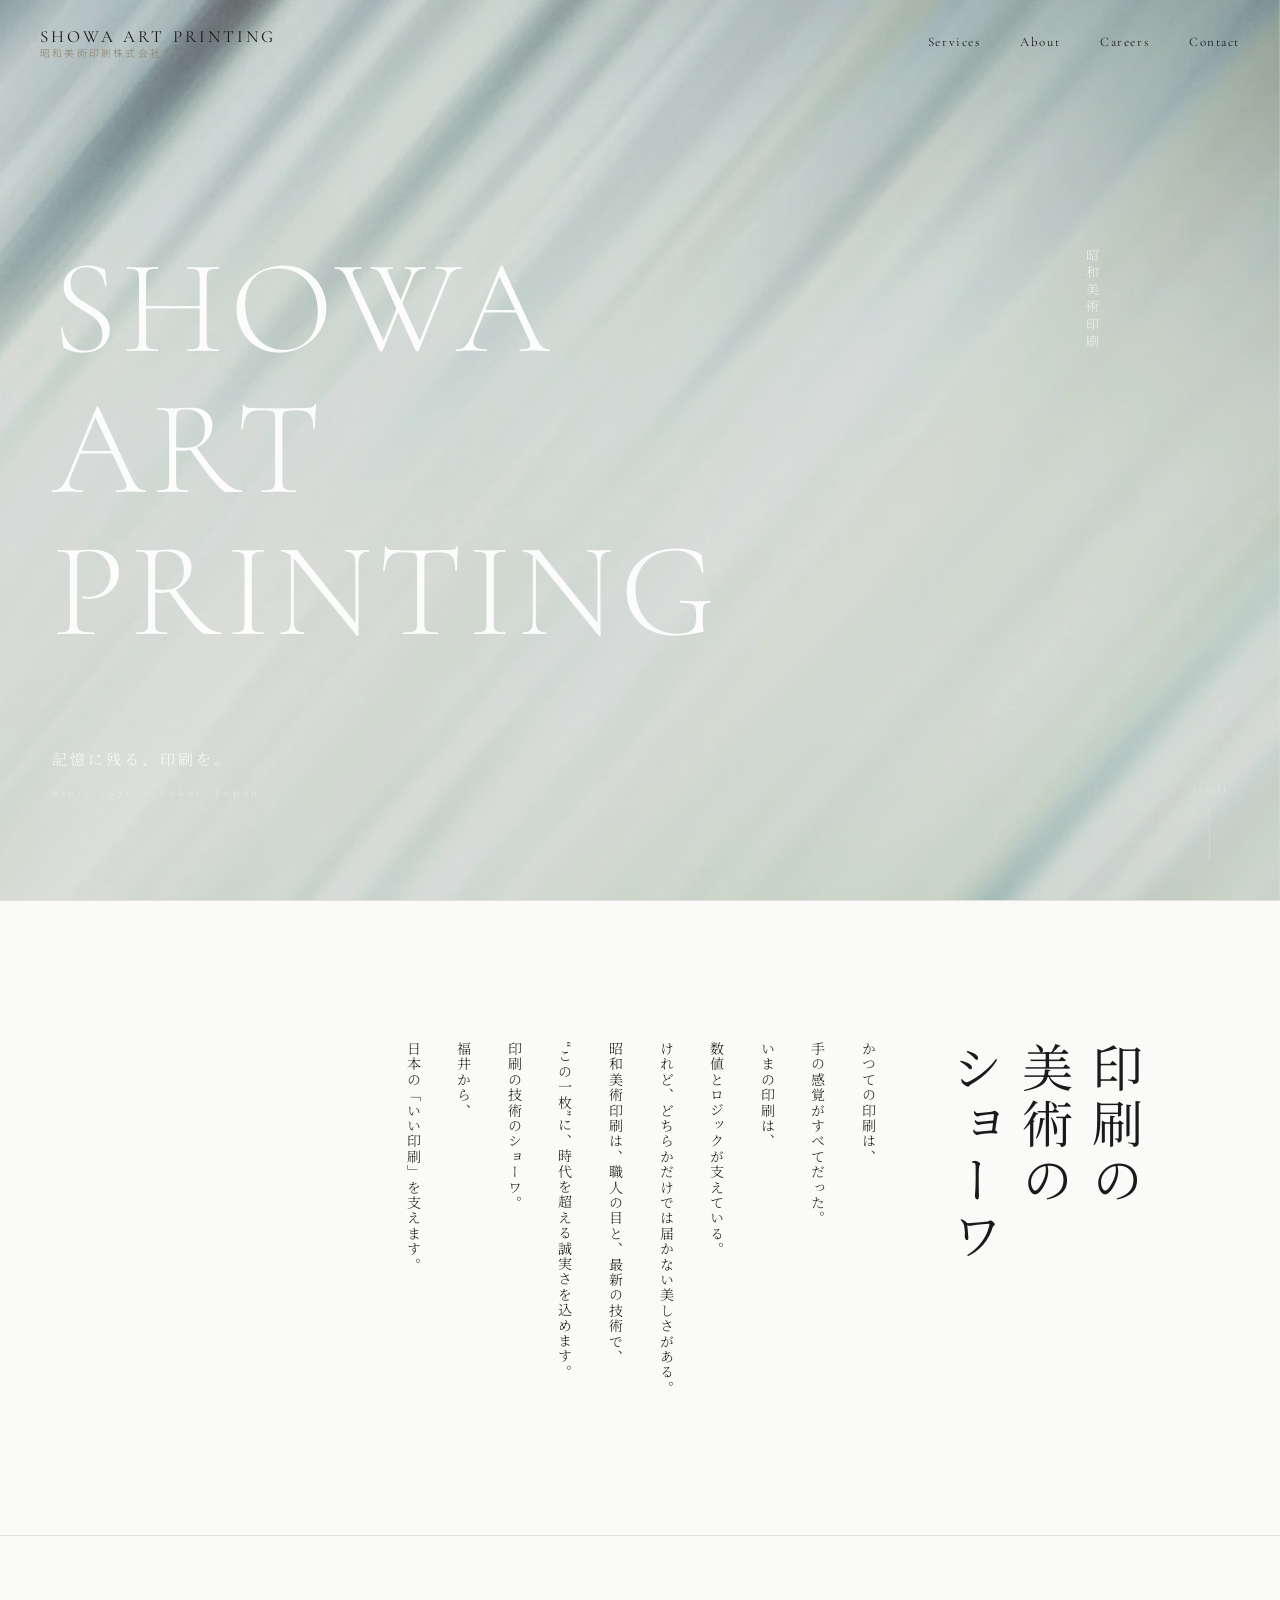
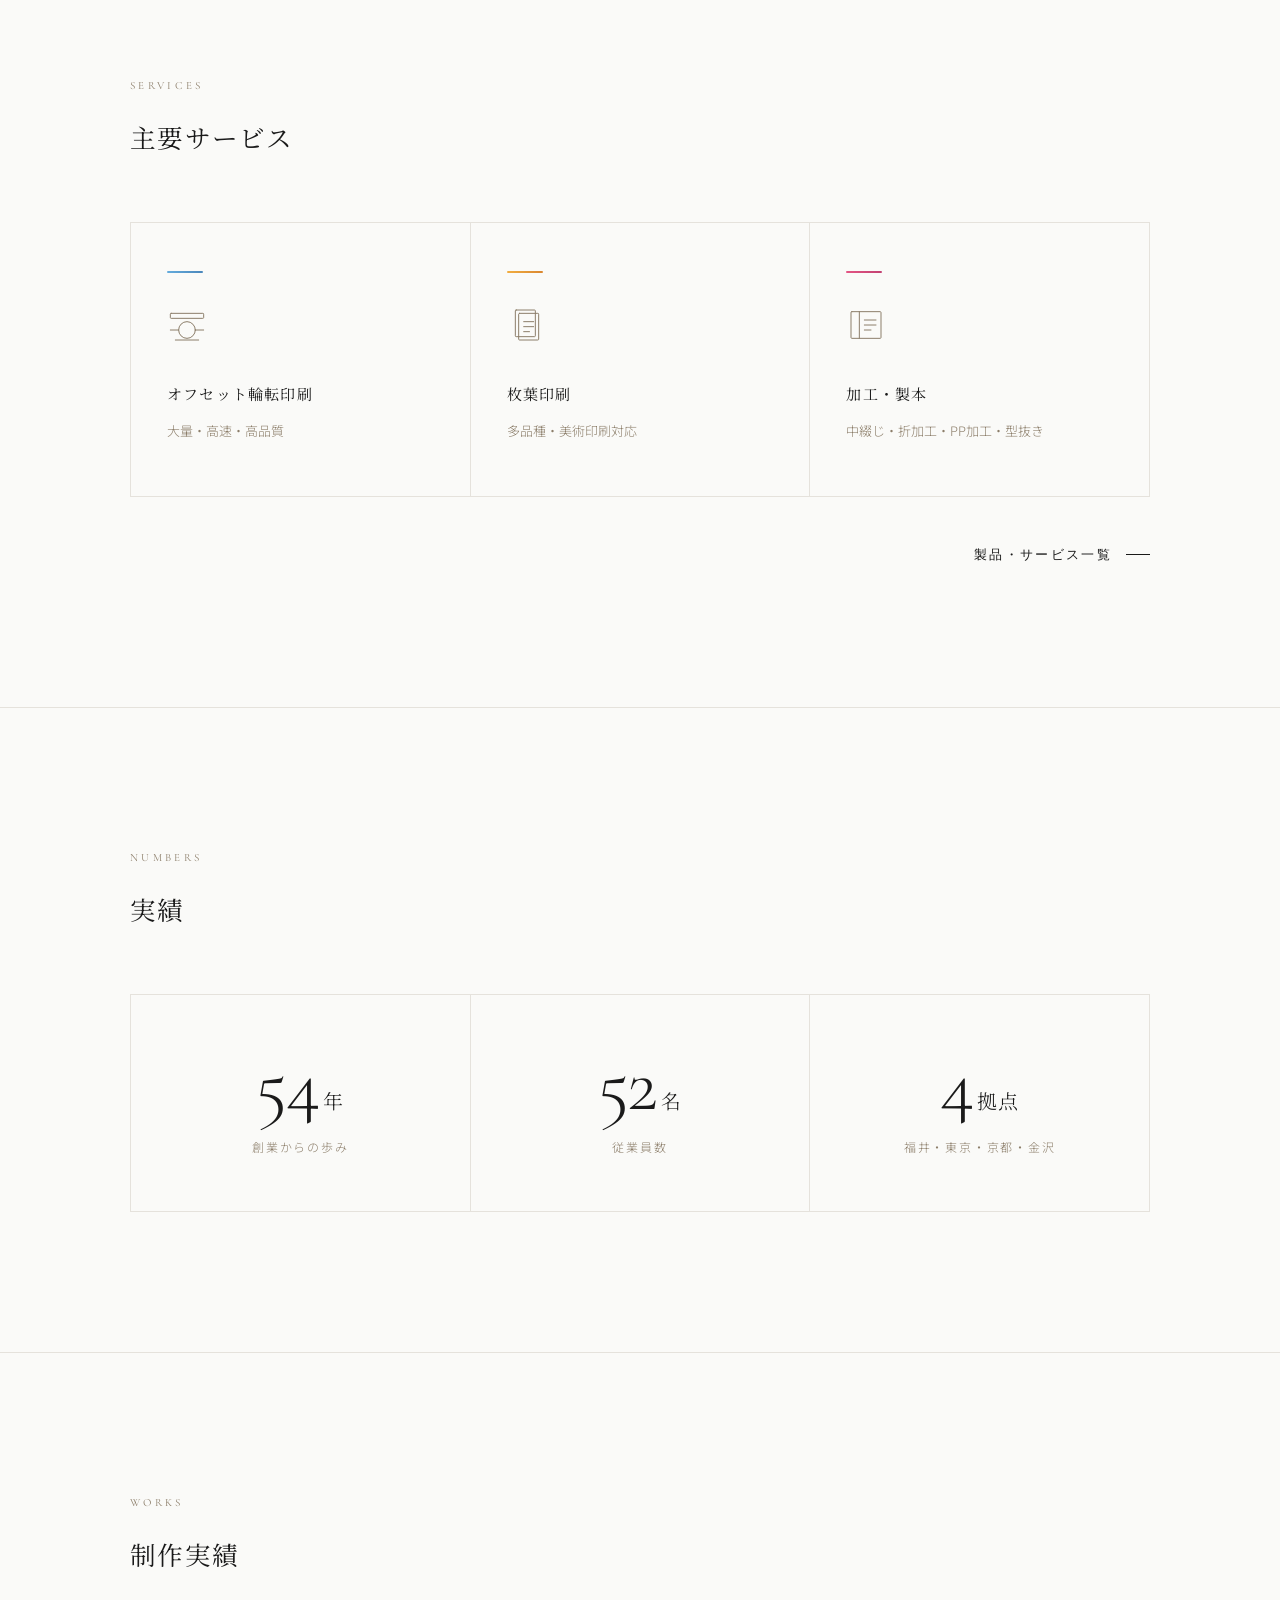
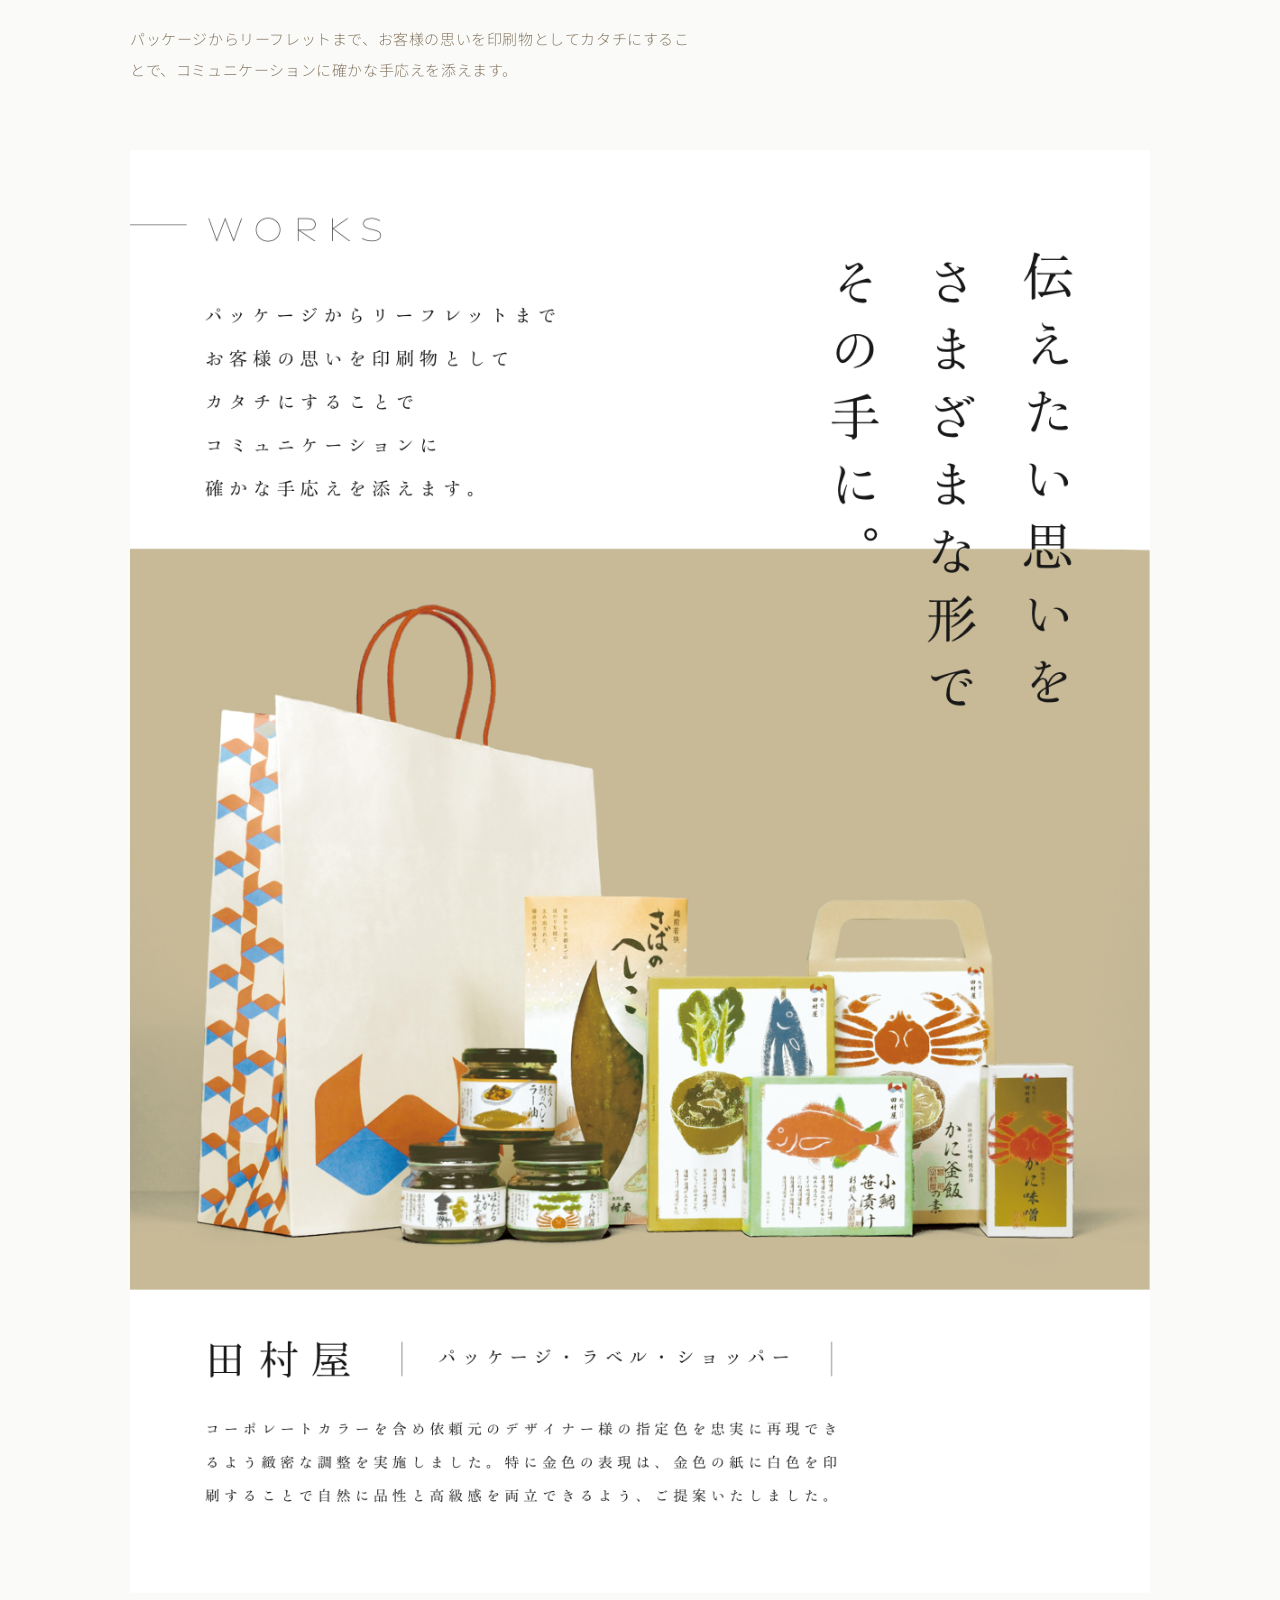
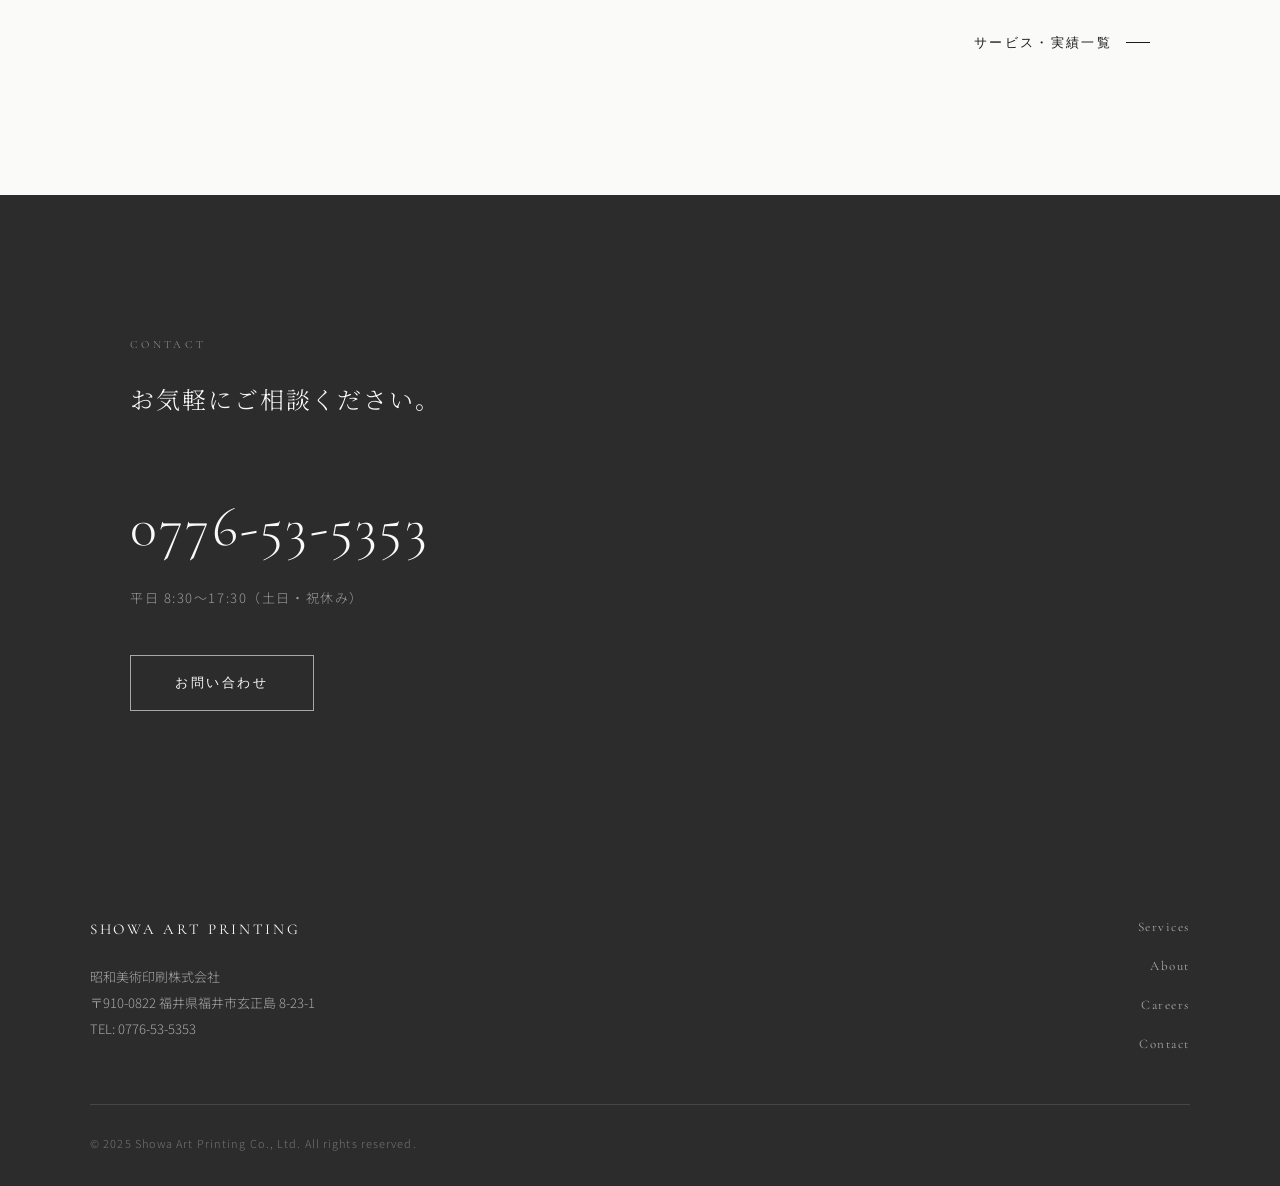
<file: index.html>
<!DOCTYPE html>
<html lang="ja">
<head>
  <meta charset="UTF-8">
  <meta name="viewport" content="width=device-width, initial-scale=1.0">
  <title>昭和美術印刷株式会社 — 記憶に残る、印刷を。</title>
  <meta name="description" content="創業1971年。福井発の総合印刷会社、昭和美術印刷株式会社。オフセット輪転・枚葉・オンデマンド印刷から製本・加工まで、紙が持つ力で想いを伝えます。">
  <meta property="og:type" content="website">
  <meta property="og:title" content="昭和美術印刷株式会社 — 記憶に残る、印刷を。">
  <meta property="og:description" content="創業1971年。福井発の総合印刷会社。紙が持つ力で、お客様の想いを形にします。">
  <meta property="og:url" content="https://www.showa-art.co.jp/">
  <link rel="preconnect" href="https://fonts.googleapis.com">
  <link rel="preconnect" href="https://fonts.gstatic.com" crossorigin>
  <link href="https://fonts.googleapis.com/css2?family=Cormorant+Garamond:ital,wght@0,300;0,400;1,300&family=Noto+Sans+JP:wght@300;400&family=Noto+Serif+JP:wght@300;400&display=swap" rel="stylesheet">
  <link rel="stylesheet" href="style.css">
  <script type="application/ld+json">
  {
    "@context": "https://schema.org",
    "@type": "Organization",
    "name": "昭和美術印刷株式会社",
    "url": "https://www.showa-art.co.jp/",
    "telephone": "0776-53-5353",
    "foundingDate": "1971",
    "address": {
      "@type": "PostalAddress",
      "addressCountry": "JP",
      "addressRegion": "福井県",
      "addressLocality": "福井市"
    }
  }
  </script>
</head>
<body>

  <!-- Header -->
  <header class="header" id="header">
    <a href="index.html" class="logo">
      <span class="logo-en">SHOWA ART PRINTING</span>
      <span class="logo-jp">昭和美術印刷株式会社</span>
    </a>
    <nav class="nav">
      <a href="services.html">Services</a>
      <a href="company.html">About</a>
      <a href="careers.html">Careers</a>
      <a href="contact.html">Contact</a>
    </nav>
    <button class="hamburger" id="hamburger" aria-label="メニューを開く">
      <span></span>
      <span></span>
      <span></span>
    </button>
  </header>

  <!-- Mobile Nav -->
  <nav class="mobile-nav" id="mobileNav" aria-label="モバイルナビゲーション">
    <a href="services.html">Services</a>
    <a href="company.html">About</a>
    <a href="careers.html">Careers</a>
    <a href="contact.html">Contact</a>
  </nav>

  <main>

    <!-- Hero -->
    <section class="hero">
      <div class="hero-bg"></div>
      <div class="hero-content">
        <div class="hero-title">
          <span class="hero-title-line">SHOWA</span>
          <span class="hero-title-line">ART</span>
          <span class="hero-title-line">PRINTING</span>
        </div>
        <div class="hero-side">
          <span class="hero-jp-vertical">昭和美術印刷</span>
        </div>
      </div>
      <div class="hero-meta">
        <p class="hero-catch">記憶に残る、印刷を。</p>
        <p class="hero-since">Since 1971 &mdash; Fukui, Japan</p>
      </div>
      <div class="hero-scroll">
        <span class="hero-scroll-label">Scroll</span>
        <div class="hero-scroll-line"></div>
      </div>
    </section>

    <!-- Philosophy -->
    <section class="philosophy">
      <div class="container">
        <div class="philosophy-layout">

          <!-- Body text: each span = one vertical column, reading right→left -->
          <div class="philosophy-body-wrap fade-in">
            <span class="philo-col">かつての印刷は、</span>
            <span class="philo-col">手の感覚がすべてだった。</span>
            <span class="philo-col">いまの印刷は、</span>
            <span class="philo-col">数値とロジックが支えている。</span>
            <span class="philo-col">けれど、どちらかだけでは届かない美しさがある。</span>
            <span class="philo-col">昭和美術印刷は、職人の目と、最新の技術で、</span>
            <span class="philo-col">&ldquo;この一枚&rdquo;に、時代を超える誠実さを込めます。</span>
            <span class="philo-col">印刷の技術のショーワ。</span>
            <span class="philo-col">福井から、</span>
            <span class="philo-col">日本の「いい印刷」を支えます。</span>
          </div>

          <!-- Large display title: 3 columns reading right→left -->
          <div class="philosophy-title-wrap fade-in delay-1">
            <span class="philosophy-title-col">印刷の</span>
            <span class="philosophy-title-col">美術の</span>
            <span class="philosophy-title-col">ショーワ</span>
          </div>

        </div>
      </div>
    </section>

    <!-- Services -->
    <section class="services-top section">
      <div class="container">
        <span class="section-label fade-in">Services</span>
        <h2 class="section-title fade-in delay-1">主要サービス</h2>

        <div class="services-grid">
          <!-- Card 1 -->
          <div class="service-card fade-in">
            <div class="service-card-accent" style="background: linear-gradient(90deg, #4A9ED8, #2B72B0)"></div>
            <svg class="service-icon" viewBox="0 0 48 48" fill="none" stroke="currentColor" stroke-width="1.2" stroke-linecap="round" stroke-linejoin="round" aria-hidden="true">
              <circle cx="24" cy="30" r="10"/>
              <line x1="4" y1="30" x2="14" y2="30"/>
              <line x1="34" y1="30" x2="44" y2="30"/>
              <rect x="4" y="10" width="40" height="6" rx="1"/>
              <line x1="10" y1="42" x2="38" y2="42"/>
            </svg>
            <h3 class="service-card-title">オフセット輪転印刷</h3>
            <p class="service-card-desc">大量・高速・高品質</p>
          </div>
          <!-- Card 2 -->
          <div class="service-card fade-in delay-1">
            <div class="service-card-accent" style="background: linear-gradient(90deg, #F0A020, #D4720C)"></div>
            <svg class="service-icon" viewBox="0 0 48 48" fill="none" stroke="currentColor" stroke-width="1.2" stroke-linecap="round" stroke-linejoin="round" aria-hidden="true">
              <rect x="10" y="6" width="24" height="32" rx="1"/>
              <rect x="14" y="10" width="24" height="32" rx="1"/>
              <line x1="20" y1="20" x2="32" y2="20"/>
              <line x1="20" y1="26" x2="32" y2="26"/>
              <line x1="20" y1="32" x2="27" y2="32"/>
            </svg>
            <h3 class="service-card-title">枚葉印刷</h3>
            <p class="service-card-desc">多品種・美術印刷対応</p>
          </div>
          <!-- Card 3 -->
          <div class="service-card fade-in delay-2">
            <div class="service-card-accent" style="background: linear-gradient(90deg, #E03870, #B8205A)"></div>
            <svg class="service-icon" viewBox="0 0 48 48" fill="none" stroke="currentColor" stroke-width="1.2" stroke-linecap="round" stroke-linejoin="round" aria-hidden="true">
              <rect x="6" y="8" width="36" height="32" rx="1"/>
              <line x1="16" y1="8" x2="16" y2="40"/>
              <line x1="22" y1="18" x2="36" y2="18"/>
              <line x1="22" y1="24" x2="36" y2="24"/>
              <line x1="22" y1="30" x2="30" y2="30"/>
            </svg>
            <h3 class="service-card-title">加工・製本</h3>
            <p class="service-card-desc">中綴じ・折加工・PP加工・型抜き</p>
          </div>
        </div>

        <div class="services-link fade-in">
          <a href="services.html" class="link-arrow">
            製品・サービス一覧
            <svg viewBox="0 0 32 1" aria-hidden="true"></svg>
          </a>
        </div>
      </div>
    </section>

    <!-- Numbers -->
    <section class="numbers section">
      <div class="container">
        <span class="section-label fade-in">Numbers</span>
        <h2 class="section-title fade-in delay-1">実績</h2>

        <div class="numbers-grid">
          <div class="number-item fade-in">
            <div class="number-value">54<span class="number-unit">年</span></div>
            <p class="number-label">創業からの歩み</p>
          </div>
          <div class="number-item fade-in delay-1">
            <div class="number-value">52<span class="number-unit">名</span></div>
            <p class="number-label">従業員数</p>
          </div>
          <div class="number-item fade-in delay-2">
            <div class="number-value">4<span class="number-unit">拠点</span></div>
            <p class="number-label">福井・東京・京都・金沢</p>
          </div>
        </div>
      </div>
    </section>

    <!-- Works -->
    <section class="works section">
      <div class="container">
        <span class="section-label fade-in">Works</span>
        <h2 class="section-title fade-in delay-1">制作実績</h2>
        <p class="body-text fade-in delay-2" style="max-width:560px;">パッケージからリーフレットまで、お客様の思いを印刷物としてカタチにすることで、コミュニケーションに確かな手応えを添えます。</p>
        <div class="feature-image-wrap fade-in delay-2">
          <img src="assets/page11.png" alt="制作実績 — 田村屋パッケージ・ラベルほか">
        </div>
        <div class="services-link fade-in" style="margin-top:32px;">
          <a href="services.html" class="link-arrow">
            サービス・実績一覧
            <svg viewBox="0 0 32 1" aria-hidden="true"></svg>
          </a>
        </div>
      </div>
    </section>

    <!-- CTA -->
    <section class="cta section">
      <div class="container">
        <span class="section-label fade-in">Contact</span>
        <p class="cta-title fade-in delay-1">お気軽にご相談ください。</p>
        <a href="tel:0776535353" class="cta-tel fade-in delay-2">0776-53-5353</a>
        <p class="cta-tel-note fade-in delay-2">平日 8:30〜17:30（土日・祝休み）</p>
        <div class="fade-in delay-3">
          <a href="contact.html" class="btn">お問い合わせ</a>
        </div>
      </div>
    </section>

  </main>

  <!-- Footer -->
  <footer class="footer">
    <div class="footer-inner">
      <div>
        <span class="footer-logo-en">SHOWA ART PRINTING</span>
        <p class="footer-address">
          昭和美術印刷株式会社<br>
          〒910-0822 福井県福井市玄正島 8-23-1<br>
          TEL: 0776-53-5353
        </p>
      </div>
      <nav class="footer-nav" aria-label="フッターナビゲーション">
        <a href="services.html">Services</a>
        <a href="company.html">About</a>
        <a href="careers.html">Careers</a>
        <a href="contact.html">Contact</a>
      </nav>
    </div>
    <p class="footer-copy">&copy; 2025 Showa Art Printing Co., Ltd. All rights reserved.</p>
  </footer>

  <script src="main.js"></script>
</body>
</html>
</file>
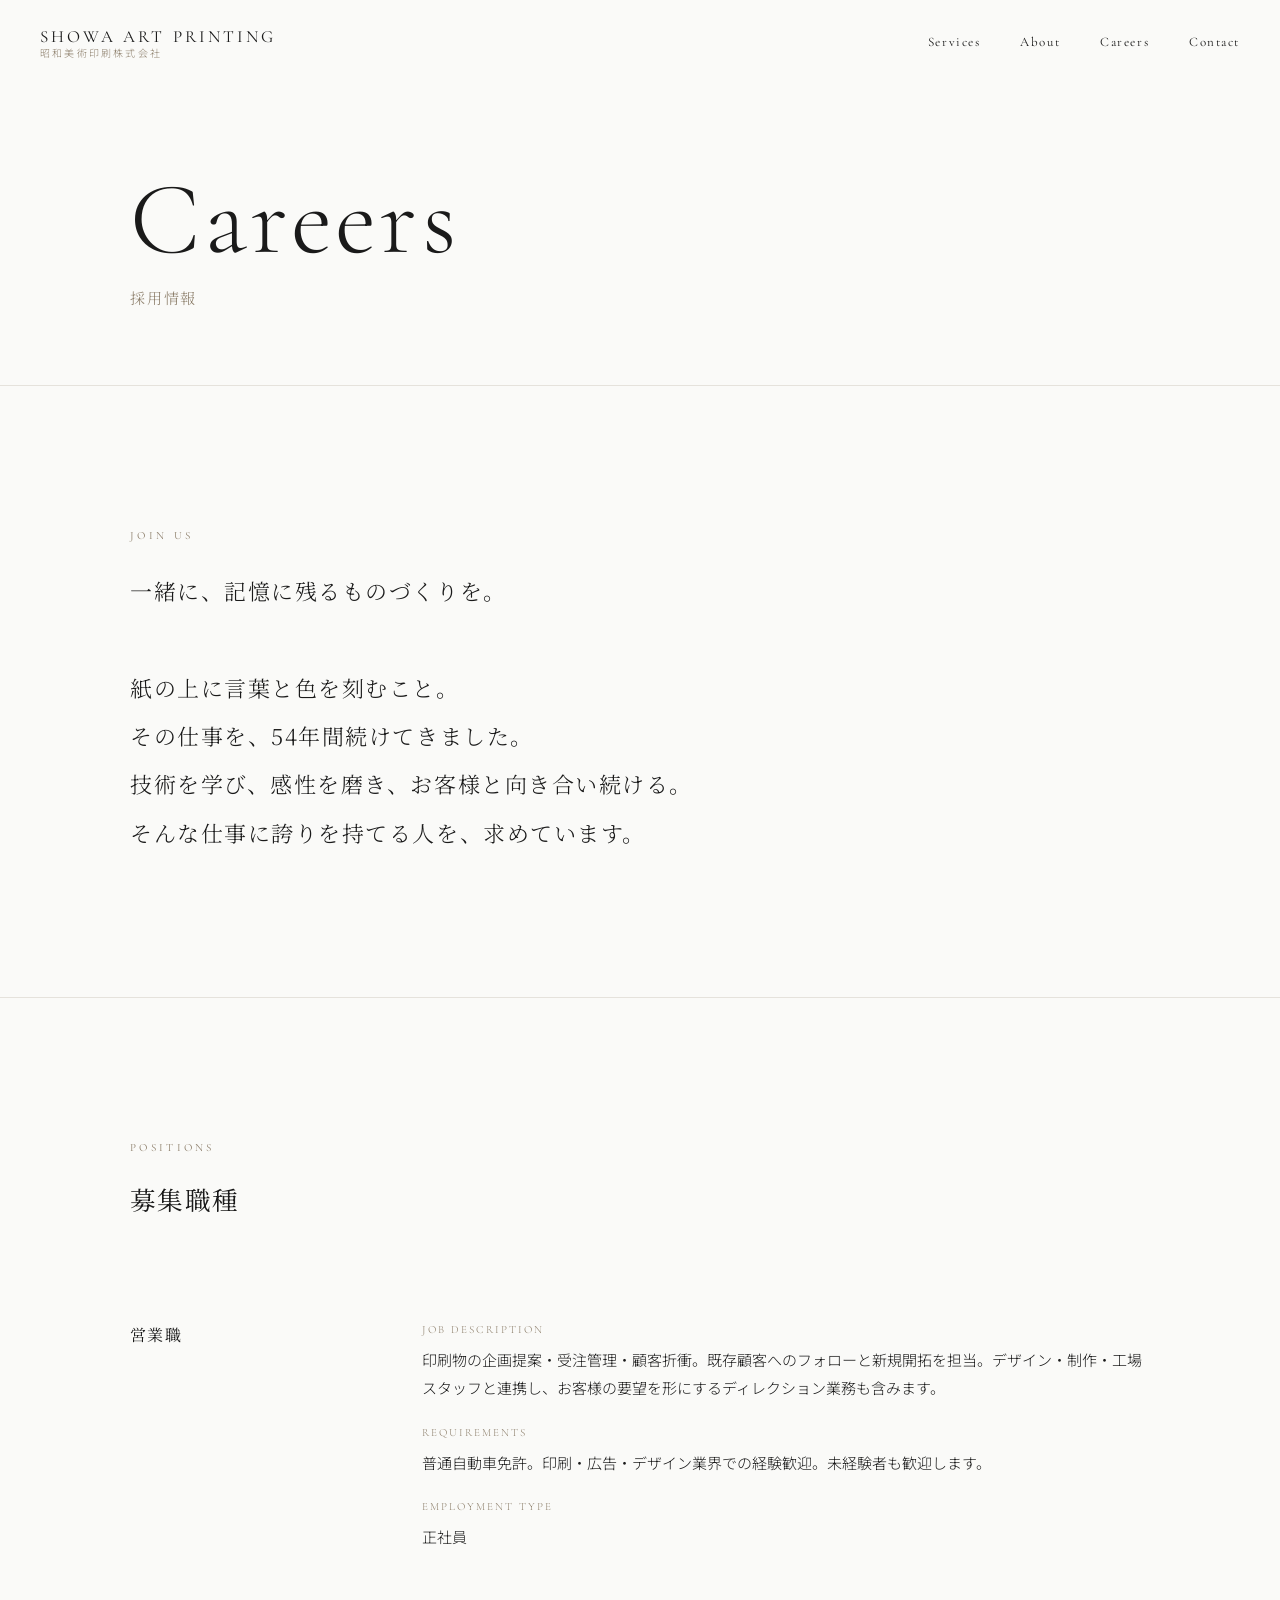
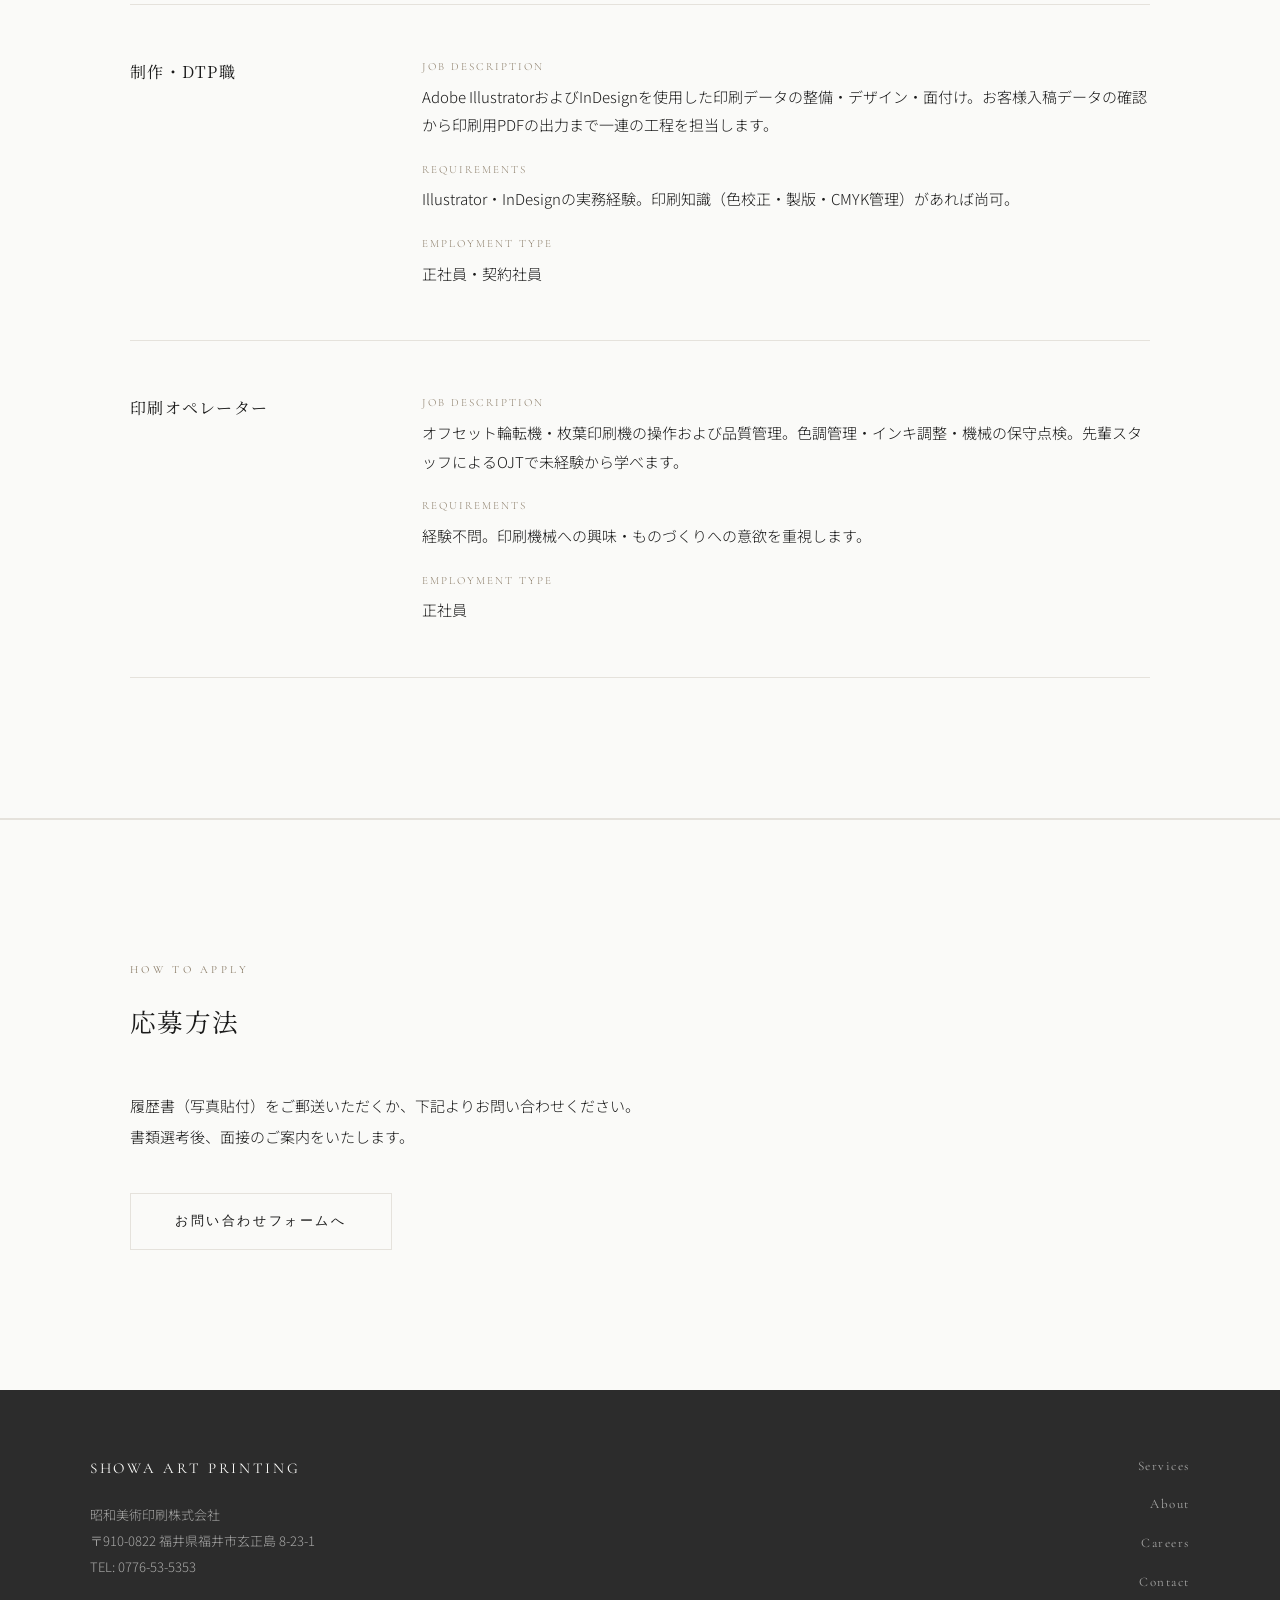
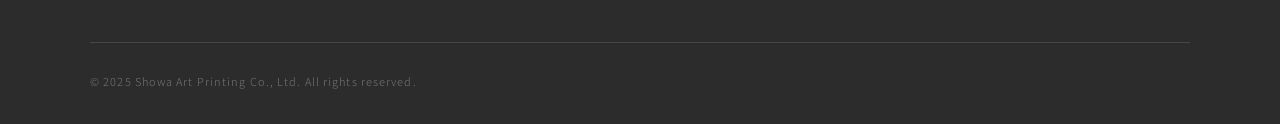
<file: careers.html>
<!DOCTYPE html>
<html lang="ja">
<head>
  <meta charset="UTF-8">
  <meta name="viewport" content="width=device-width, initial-scale=1.0">
  <title>採用情報 — 昭和美術印刷株式会社</title>
  <meta name="description" content="昭和美術印刷株式会社の採用情報。営業職・制作職・オペレーター職を募集しています。一緒に記憶に残るものづくりをしましょう。">
  <meta property="og:type" content="website">
  <meta property="og:title" content="採用情報 — 昭和美術印刷株式会社">
  <meta property="og:url" content="https://www.showa-art.co.jp/careers.html">
  <link rel="preconnect" href="https://fonts.googleapis.com">
  <link rel="preconnect" href="https://fonts.gstatic.com" crossorigin>
  <link href="https://fonts.googleapis.com/css2?family=Cormorant+Garamond:ital,wght@0,300;0,400;1,300&family=Noto+Sans+JP:wght@300;400&family=Noto+Serif+JP:wght@300;400&display=swap" rel="stylesheet">
  <link rel="stylesheet" href="style.css">
</head>
<body>

  <!-- Header -->
  <header class="header" id="header">
    <a href="index.html" class="logo">
      <span class="logo-en">SHOWA ART PRINTING</span>
      <span class="logo-jp">昭和美術印刷株式会社</span>
    </a>
    <nav class="nav">
      <a href="services.html">Services</a>
      <a href="company.html">About</a>
      <a href="careers.html">Careers</a>
      <a href="contact.html">Contact</a>
    </nav>
    <button class="hamburger" id="hamburger" aria-label="メニューを開く">
      <span></span>
      <span></span>
      <span></span>
    </button>
  </header>

  <nav class="mobile-nav" id="mobileNav" aria-label="モバイルナビゲーション">
    <a href="services.html">Services</a>
    <a href="company.html">About</a>
    <a href="careers.html">Careers</a>
    <a href="contact.html">Contact</a>
  </nav>

  <main>

    <!-- Page Hero -->
    <section class="page-hero">
      <div class="container">
        <h1 class="page-hero-en fade-in">Careers</h1>
        <p class="page-hero-jp fade-in delay-1">採用情報</p>
      </div>
    </section>

    <!-- Catch -->
    <section class="careers-catch section">
      <div class="container">
        <span class="section-label fade-in">Join Us</span>
        <p class="careers-catch-text fade-in delay-1">
          一緒に、記憶に残るものづくりを。<br>
          <br>
          紙の上に言葉と色を刻むこと。<br>
          その仕事を、54年間続けてきました。<br>
          技術を学び、感性を磨き、お客様と向き合い続ける。<br>
          そんな仕事に誇りを持てる人を、求めています。
        </p>
      </div>
    </section>

    <!-- Jobs -->
    <section class="jobs section">
      <div class="container">
        <span class="section-label fade-in">Positions</span>
        <h2 class="section-title fade-in delay-1">募集職種</h2>

        <div class="job-item fade-in">
          <h3 class="job-title">営業職</h3>
          <div>
            <div class="job-detail-row">
              <p class="job-detail-label">Job Description</p>
              <p class="job-detail-text">印刷物の企画提案・受注管理・顧客折衝。既存顧客へのフォローと新規開拓を担当。デザイン・制作・工場スタッフと連携し、お客様の要望を形にするディレクション業務も含みます。</p>
            </div>
            <div class="job-detail-row">
              <p class="job-detail-label">Requirements</p>
              <p class="job-detail-text">普通自動車免許。印刷・広告・デザイン業界での経験歓迎。未経験者も歓迎します。</p>
            </div>
            <div class="job-detail-row">
              <p class="job-detail-label">Employment Type</p>
              <p class="job-detail-text">正社員</p>
            </div>
          </div>
        </div>

        <div class="job-item fade-in">
          <h3 class="job-title">制作・DTP職</h3>
          <div>
            <div class="job-detail-row">
              <p class="job-detail-label">Job Description</p>
              <p class="job-detail-text">Adobe IllustratorおよびInDesignを使用した印刷データの整備・デザイン・面付け。お客様入稿データの確認から印刷用PDFの出力まで一連の工程を担当します。</p>
            </div>
            <div class="job-detail-row">
              <p class="job-detail-label">Requirements</p>
              <p class="job-detail-text">Illustrator・InDesignの実務経験。印刷知識（色校正・製版・CMYK管理）があれば尚可。</p>
            </div>
            <div class="job-detail-row">
              <p class="job-detail-label">Employment Type</p>
              <p class="job-detail-text">正社員・契約社員</p>
            </div>
          </div>
        </div>

        <div class="job-item fade-in">
          <h3 class="job-title">印刷オペレーター</h3>
          <div>
            <div class="job-detail-row">
              <p class="job-detail-label">Job Description</p>
              <p class="job-detail-text">オフセット輪転機・枚葉印刷機の操作および品質管理。色調管理・インキ調整・機械の保守点検。先輩スタッフによるOJTで未経験から学べます。</p>
            </div>
            <div class="job-detail-row">
              <p class="job-detail-label">Requirements</p>
              <p class="job-detail-text">経験不問。印刷機械への興味・ものづくりへの意欲を重視します。</p>
            </div>
            <div class="job-detail-row">
              <p class="job-detail-label">Employment Type</p>
              <p class="job-detail-text">正社員</p>
            </div>
          </div>
        </div>

      </div>
    </section>

    <!-- Apply -->
    <section class="careers-apply section" style="border-top: 1px solid var(--color-border);">
      <div class="container">
        <span class="section-label fade-in">How to Apply</span>
        <h2 class="section-title fade-in delay-1">応募方法</h2>
        <div class="fade-in delay-2">
          <p style="font-size: 0.9375rem; font-weight: 300; line-height: 2.1; max-width: 560px;">
            履歴書（写真貼付）をご郵送いただくか、下記よりお問い合わせください。<br>
            書類選考後、面接のご案内をいたします。
          </p>
          <div style="margin-top: 40px;">
            <a href="contact.html" class="btn btn-outline-dark">お問い合わせフォームへ</a>
          </div>
        </div>
      </div>
    </section>

  </main>

  <!-- Footer -->
  <footer class="footer">
    <div class="footer-inner">
      <div>
        <span class="footer-logo-en">SHOWA ART PRINTING</span>
        <p class="footer-address">
          昭和美術印刷株式会社<br>
          〒910-0822 福井県福井市玄正島 8-23-1<br>
          TEL: 0776-53-5353
        </p>
      </div>
      <nav class="footer-nav" aria-label="フッターナビゲーション">
        <a href="services.html">Services</a>
        <a href="company.html">About</a>
        <a href="careers.html">Careers</a>
        <a href="contact.html">Contact</a>
      </nav>
    </div>
    <p class="footer-copy">&copy; 2025 Showa Art Printing Co., Ltd. All rights reserved.</p>
  </footer>

  <script src="main.js"></script>
</body>
</html>
</file>
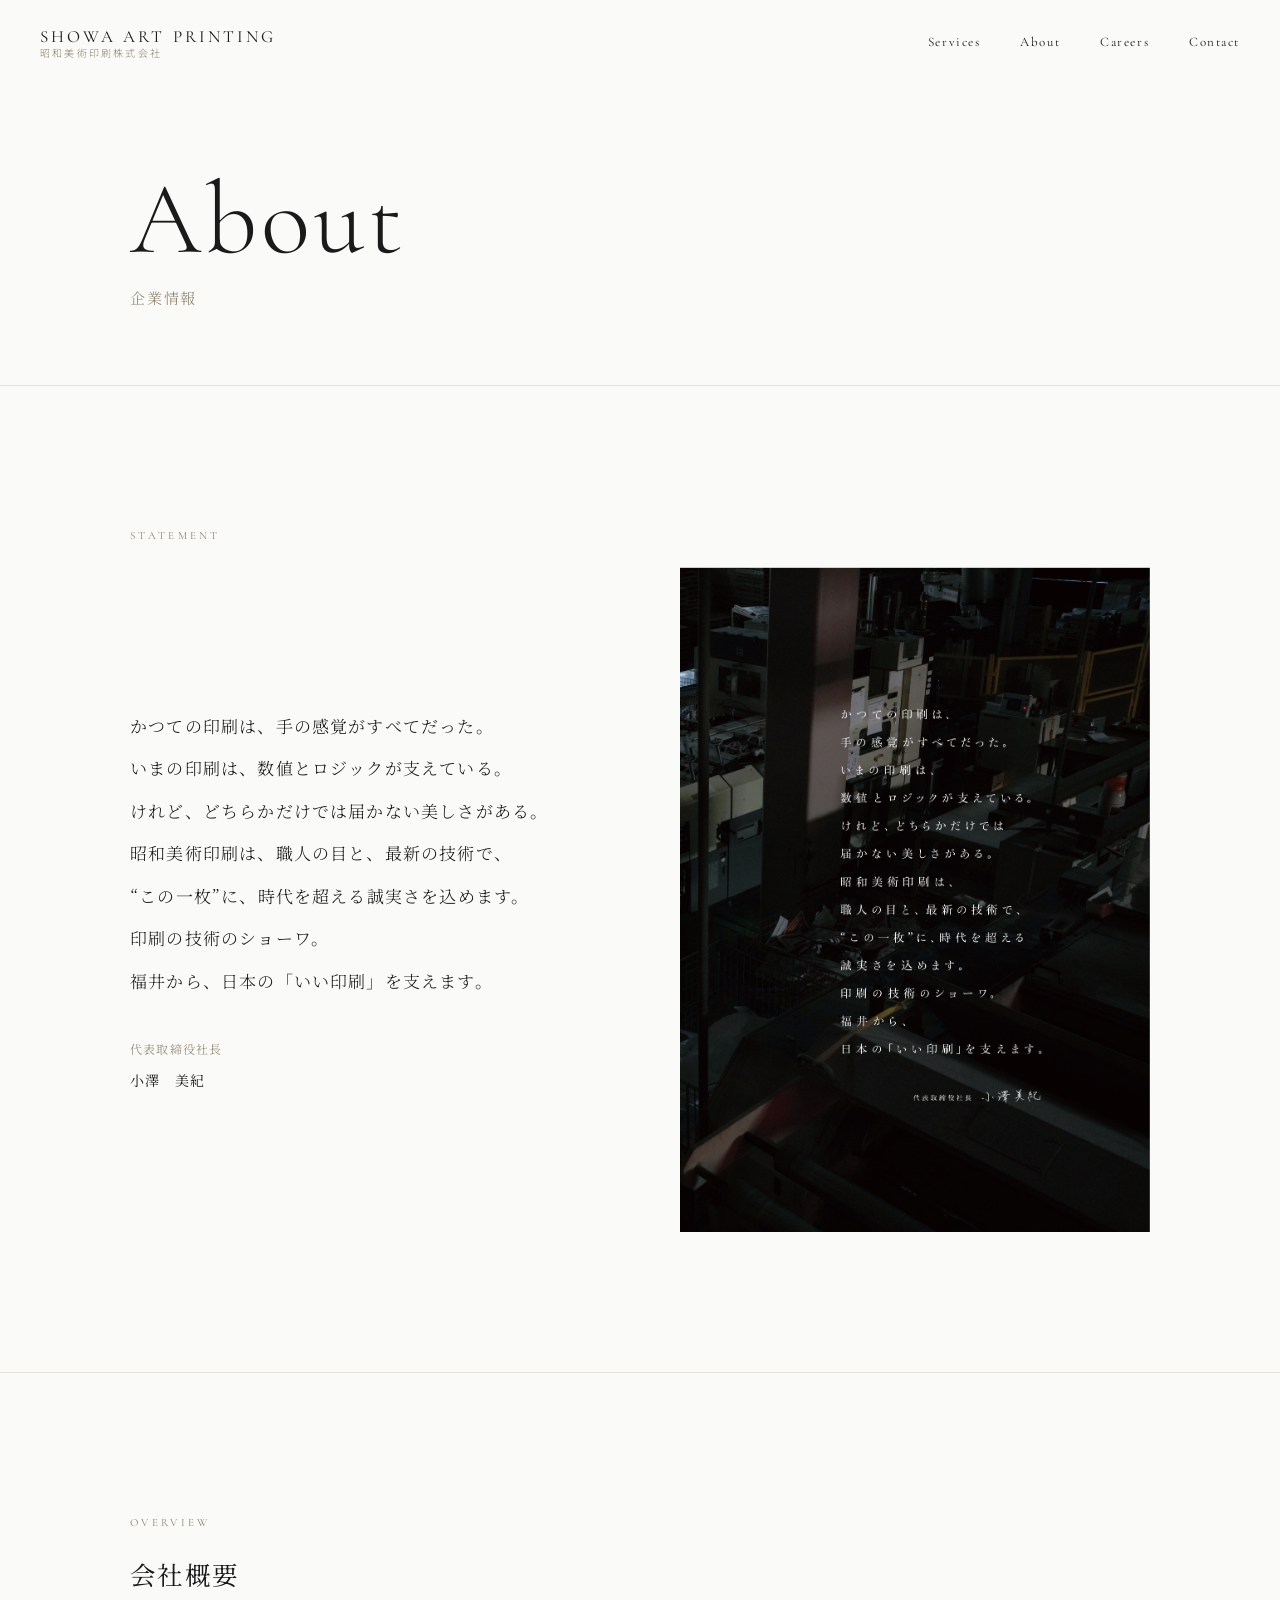
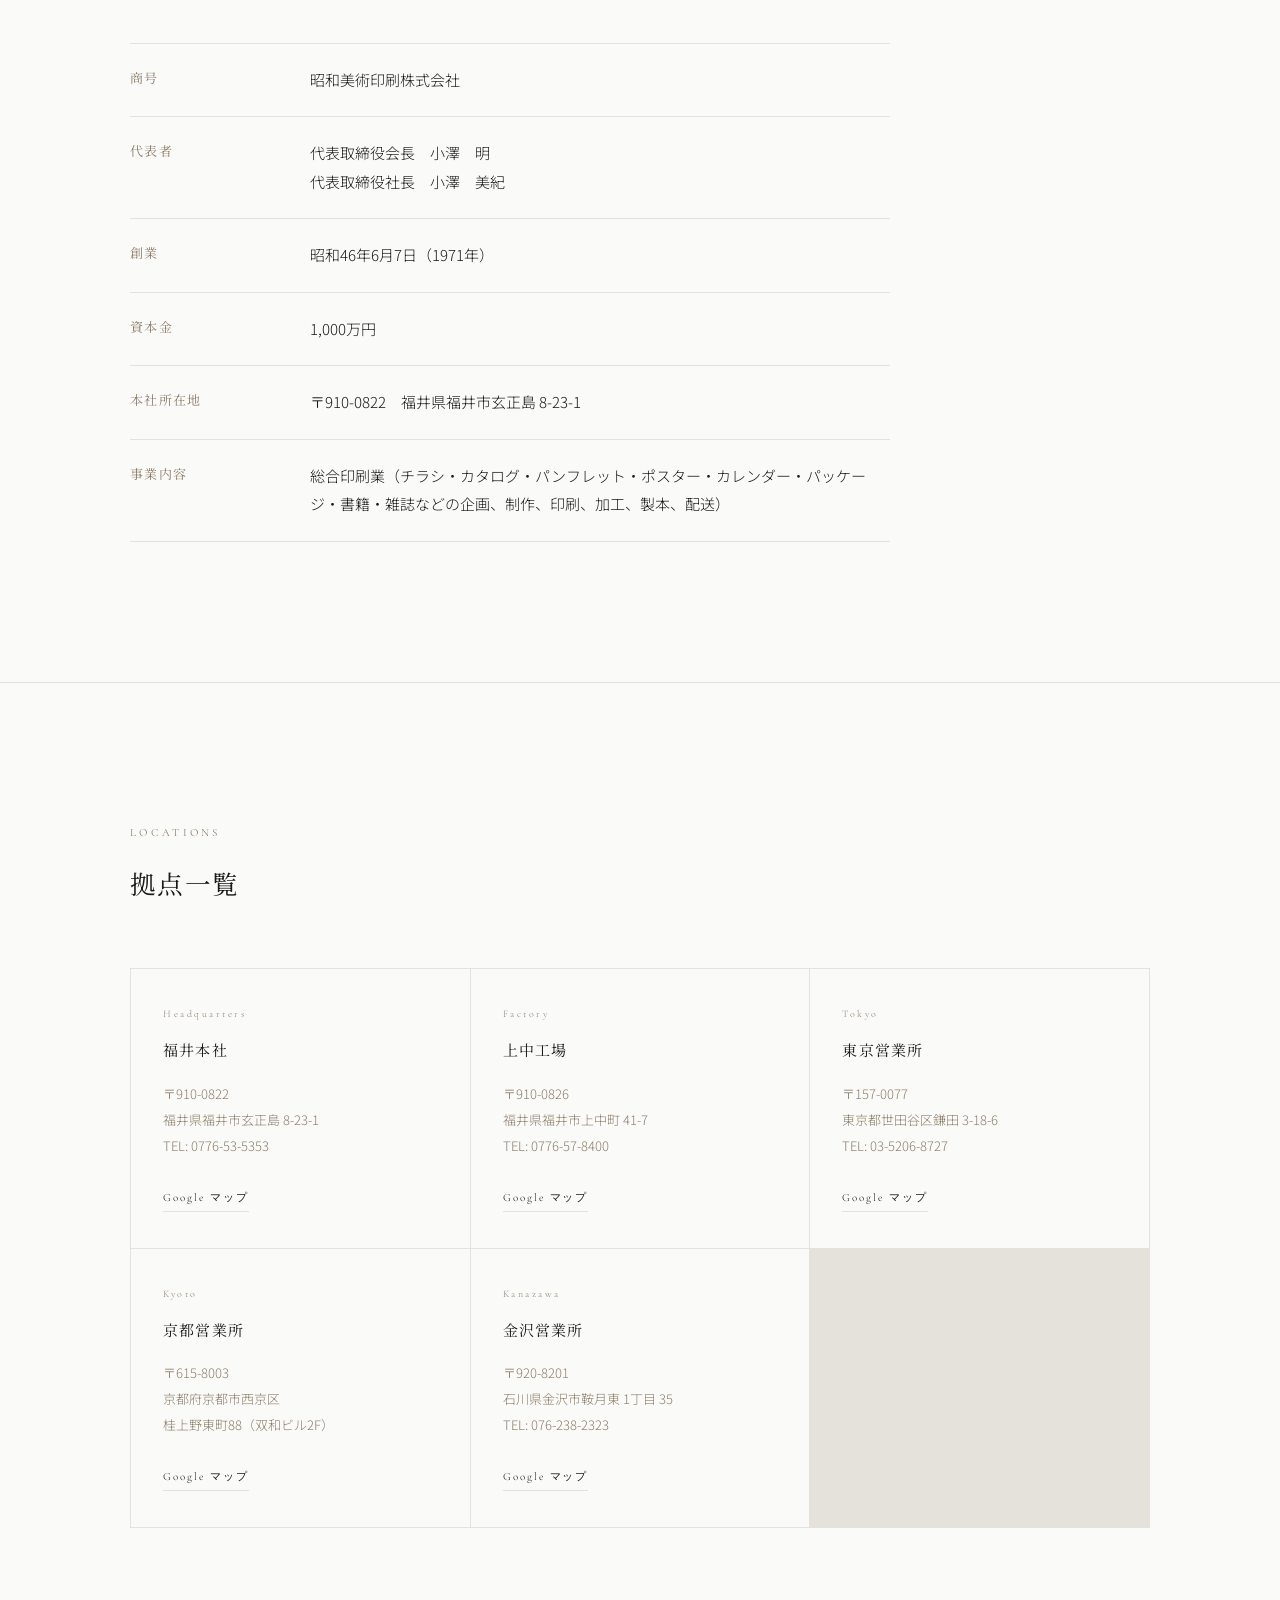
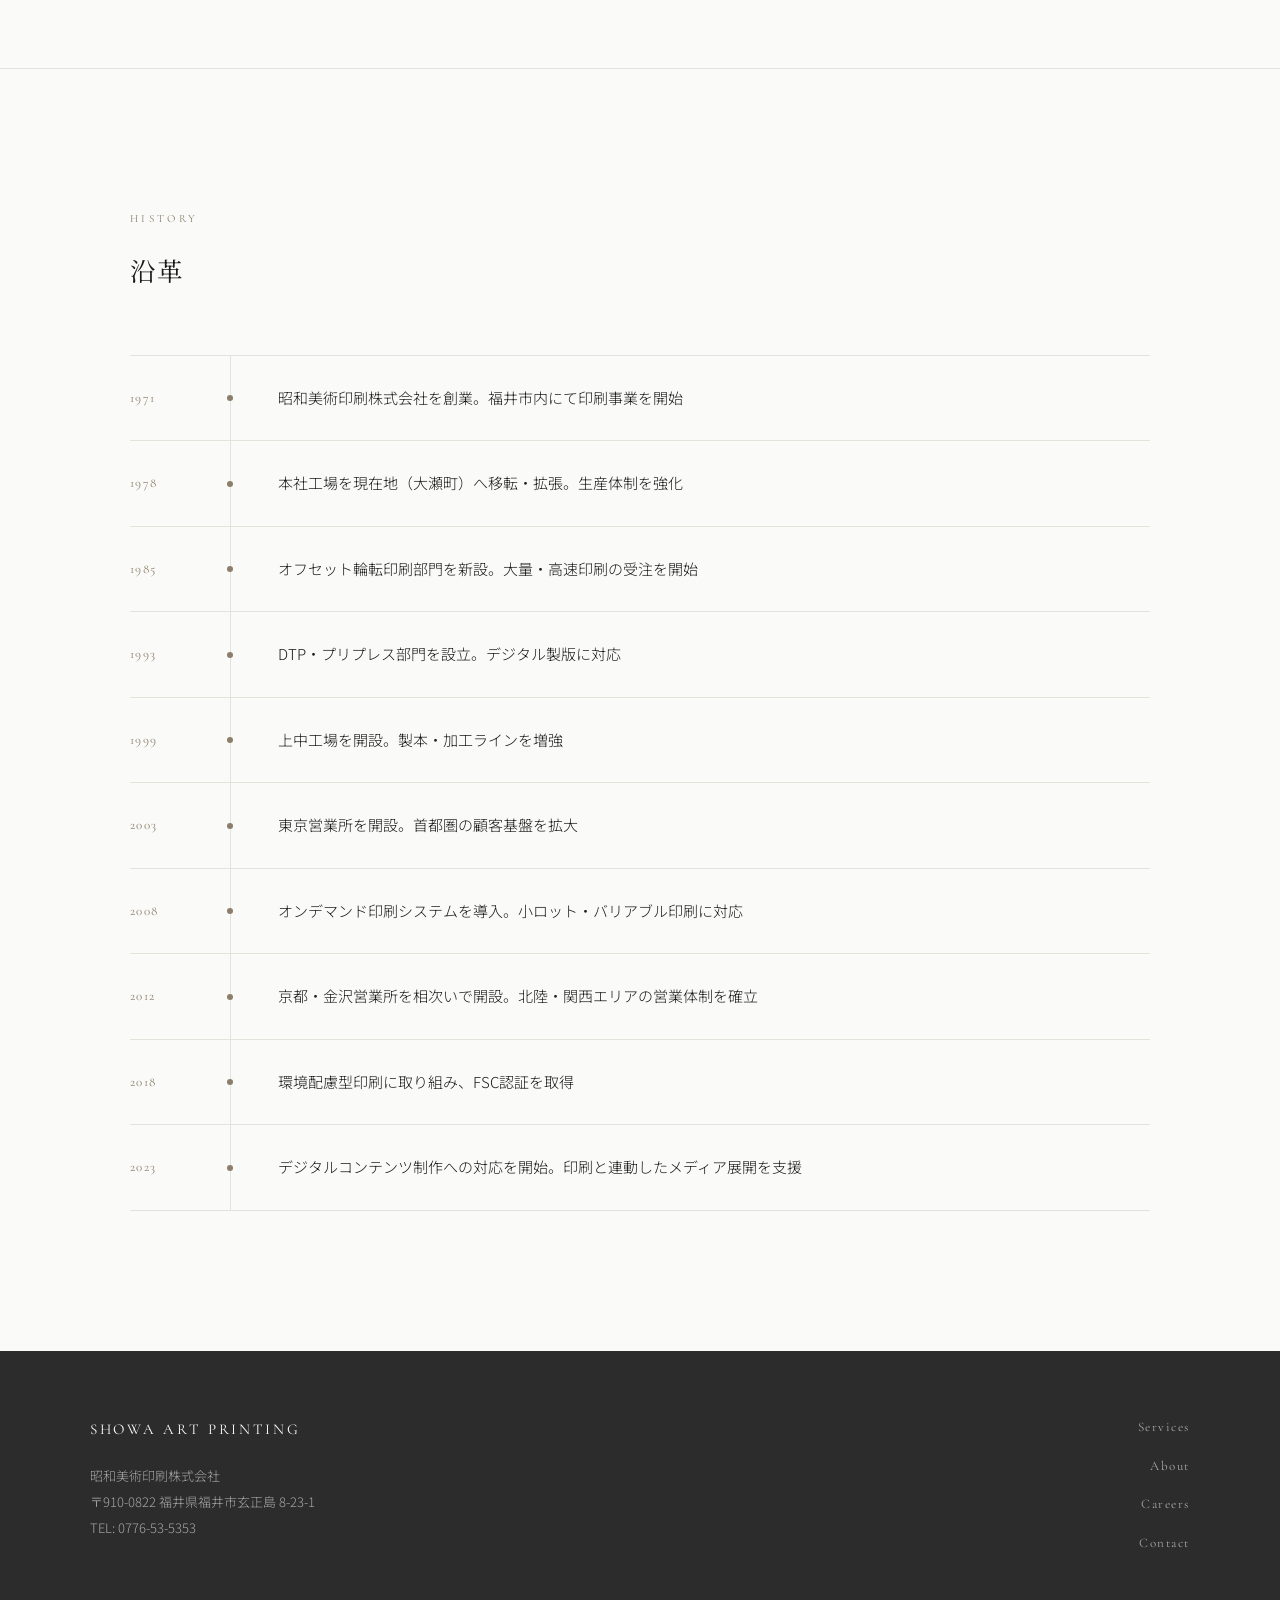
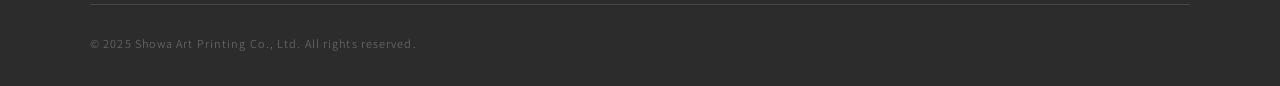
<file: company.html>
<!DOCTYPE html>
<html lang="ja">
<head>
  <meta charset="UTF-8">
  <meta name="viewport" content="width=device-width, initial-scale=1.0">
  <title>企業情報 — 昭和美術印刷株式会社</title>
  <meta name="description" content="1971年創業。福井を拠点に、東京・京都・金沢に展開する総合印刷会社、昭和美術印刷株式会社の企業情報・会社概要・沿革。">
  <meta property="og:type" content="website">
  <meta property="og:title" content="企業情報 — 昭和美術印刷株式会社">
  <meta property="og:url" content="https://www.showa-art.co.jp/company.html">
  <link rel="preconnect" href="https://fonts.googleapis.com">
  <link rel="preconnect" href="https://fonts.gstatic.com" crossorigin>
  <link href="https://fonts.googleapis.com/css2?family=Cormorant+Garamond:ital,wght@0,300;0,400;1,300&family=Noto+Sans+JP:wght@300;400&family=Noto+Serif+JP:wght@300;400&display=swap" rel="stylesheet">
  <link rel="stylesheet" href="style.css">
</head>
<body>

  <!-- Header -->
  <header class="header" id="header">
    <a href="index.html" class="logo">
      <span class="logo-en">SHOWA ART PRINTING</span>
      <span class="logo-jp">昭和美術印刷株式会社</span>
    </a>
    <nav class="nav">
      <a href="services.html">Services</a>
      <a href="company.html">About</a>
      <a href="careers.html">Careers</a>
      <a href="contact.html">Contact</a>
    </nav>
    <button class="hamburger" id="hamburger" aria-label="メニューを開く">
      <span></span>
      <span></span>
      <span></span>
    </button>
  </header>

  <nav class="mobile-nav" id="mobileNav" aria-label="モバイルナビゲーション">
    <a href="services.html">Services</a>
    <a href="company.html">About</a>
    <a href="careers.html">Careers</a>
    <a href="contact.html">Contact</a>
  </nav>

  <main>

    <!-- Page Hero -->
    <section class="page-hero">
      <div class="container">
        <h1 class="page-hero-en fade-in">About</h1>
        <p class="page-hero-jp fade-in delay-1">企業情報</p>
      </div>
    </section>

    <!-- Statement -->
    <section class="company-statement section">
      <div class="container">
        <span class="section-label fade-in">Statement</span>
        <div class="statement-visual">
          <div>
            <p class="company-statement-text fade-in delay-1">
              かつての印刷は、手の感覚がすべてだった。<br>
              いまの印刷は、数値とロジックが支えている。<br>
              けれど、どちらかだけでは届かない美しさがある。<br>
              昭和美術印刷は、職人の目と、最新の技術で、<br>
              &ldquo;この一枚&rdquo;に、時代を超える誠実さを込めます。<br>
              印刷の技術のショーワ。<br>
              福井から、日本の「いい印刷」を支えます。
            </p>
            <div class="company-rep fade-in delay-2">
              <span>代表取締役社長</span>
              小澤　美紀
            </div>
          </div>
          <img src="assets/page04.png" alt="代表メッセージ" class="statement-visual-img fade-in delay-1">
        </div>
      </div>
    </section>

    <!-- Overview -->
    <section class="company-overview section">
      <div class="container">
        <span class="section-label fade-in">Overview</span>
        <h2 class="section-title fade-in delay-1">会社概要</h2>
        <table class="overview-table fade-in delay-2">
          <tbody>
            <tr>
              <th scope="row">商号</th>
              <td>昭和美術印刷株式会社</td>
            </tr>
            <tr>
              <th scope="row">代表者</th>
              <td>代表取締役会長　小澤　明<br>代表取締役社長　小澤　美紀</td>
            </tr>
            <tr>
              <th scope="row">創業</th>
              <td>昭和46年6月7日（1971年）</td>
            </tr>
            <tr>
              <th scope="row">資本金</th>
              <td>1,000万円</td>
            </tr>
            <tr>
              <th scope="row">本社所在地</th>
              <td>〒910-0822　福井県福井市玄正島 8-23-1</td>
            </tr>
            <tr>
              <th scope="row">事業内容</th>
              <td>総合印刷業（チラシ・カタログ・パンフレット・ポスター・カレンダー・パッケージ・書籍・雑誌などの企画、制作、印刷、加工、製本、配送）</td>
            </tr>
          </tbody>
        </table>
      </div>
    </section>

    <!-- Locations -->
    <section class="locations section">
      <div class="container">
        <span class="section-label fade-in">Locations</span>
        <h2 class="section-title fade-in delay-1">拠点一覧</h2>

        <div class="locations-grid">
          <div class="location-card fade-in">
            <span class="location-tag">Headquarters</span>
            <h3 class="location-name">福井本社</h3>
            <p class="location-address">〒910-0822<br>福井県福井市玄正島 8-23-1<br>TEL: 0776-53-5353</p>
            <a href="https://maps.google.com/?q=福井県福井市玄正島8-23-1" target="_blank" rel="noopener" class="location-link">Google マップ</a>
          </div>
          <div class="location-card fade-in delay-1">
            <span class="location-tag">Factory</span>
            <h3 class="location-name">上中工場</h3>
            <p class="location-address">〒910-0826<br>福井県福井市上中町 41-7<br>TEL: 0776-57-8400</p>
            <a href="https://maps.google.com/?q=福井県福井市上中町41-7" target="_blank" rel="noopener" class="location-link">Google マップ</a>
          </div>
          <div class="location-card fade-in delay-2">
            <span class="location-tag">Tokyo</span>
            <h3 class="location-name">東京営業所</h3>
            <p class="location-address">〒157-0077<br>東京都世田谷区鎌田 3-18-6<br>TEL: 03-5206-8727</p>
            <a href="https://maps.google.com/?q=東京都世田谷区鎌田3-18-6" target="_blank" rel="noopener" class="location-link">Google マップ</a>
          </div>
          <div class="location-card fade-in">
            <span class="location-tag">Kyoto</span>
            <h3 class="location-name">京都営業所</h3>
            <p class="location-address">〒615-8003<br>京都府京都市西京区<br>桂上野東町88（双和ビル2F）</p>
            <a href="https://maps.google.com/?q=京都府京都市西京区桂上野東町88" target="_blank" rel="noopener" class="location-link">Google マップ</a>
          </div>
          <div class="location-card fade-in delay-1">
            <span class="location-tag">Kanazawa</span>
            <h3 class="location-name">金沢営業所</h3>
            <p class="location-address">〒920-8201<br>石川県金沢市鞍月東 1丁目 35<br>TEL: 076-238-2323</p>
            <a href="https://maps.google.com/?q=石川県金沢市鞍月東1丁目35" target="_blank" rel="noopener" class="location-link">Google マップ</a>
          </div>
        </div>
      </div>
    </section>

    <!-- Timeline -->
    <section class="timeline section">
      <div class="container">
        <span class="section-label fade-in">History</span>
        <h2 class="section-title fade-in delay-1">沿革</h2>

        <div class="timeline-list">
          <div class="timeline-item fade-in">
            <span class="timeline-year">1971</span>
            <p class="timeline-text">昭和美術印刷株式会社を創業。福井市内にて印刷事業を開始</p>
          </div>
          <div class="timeline-item fade-in">
            <span class="timeline-year">1978</span>
            <p class="timeline-text">本社工場を現在地（大瀬町）へ移転・拡張。生産体制を強化</p>
          </div>
          <div class="timeline-item fade-in">
            <span class="timeline-year">1985</span>
            <p class="timeline-text">オフセット輪転印刷部門を新設。大量・高速印刷の受注を開始</p>
          </div>
          <div class="timeline-item fade-in">
            <span class="timeline-year">1993</span>
            <p class="timeline-text">DTP・プリプレス部門を設立。デジタル製版に対応</p>
          </div>
          <div class="timeline-item fade-in">
            <span class="timeline-year">1999</span>
            <p class="timeline-text">上中工場を開設。製本・加工ラインを増強</p>
          </div>
          <div class="timeline-item fade-in">
            <span class="timeline-year">2003</span>
            <p class="timeline-text">東京営業所を開設。首都圏の顧客基盤を拡大</p>
          </div>
          <div class="timeline-item fade-in">
            <span class="timeline-year">2008</span>
            <p class="timeline-text">オンデマンド印刷システムを導入。小ロット・バリアブル印刷に対応</p>
          </div>
          <div class="timeline-item fade-in">
            <span class="timeline-year">2012</span>
            <p class="timeline-text">京都・金沢営業所を相次いで開設。北陸・関西エリアの営業体制を確立</p>
          </div>
          <div class="timeline-item fade-in">
            <span class="timeline-year">2018</span>
            <p class="timeline-text">環境配慮型印刷に取り組み、FSC認証を取得</p>
          </div>
          <div class="timeline-item fade-in">
            <span class="timeline-year">2023</span>
            <p class="timeline-text">デジタルコンテンツ制作への対応を開始。印刷と連動したメディア展開を支援</p>
          </div>
        </div>
      </div>
    </section>

  </main>

  <!-- Footer -->
  <footer class="footer">
    <div class="footer-inner">
      <div>
        <span class="footer-logo-en">SHOWA ART PRINTING</span>
        <p class="footer-address">
          昭和美術印刷株式会社<br>
          〒910-0822 福井県福井市玄正島 8-23-1<br>
          TEL: 0776-53-5353
        </p>
      </div>
      <nav class="footer-nav" aria-label="フッターナビゲーション">
        <a href="services.html">Services</a>
        <a href="company.html">About</a>
        <a href="careers.html">Careers</a>
        <a href="contact.html">Contact</a>
      </nav>
    </div>
    <p class="footer-copy">&copy; 2025 Showa Art Printing Co., Ltd. All rights reserved.</p>
  </footer>

  <script src="main.js"></script>
</body>
</html>
</file>
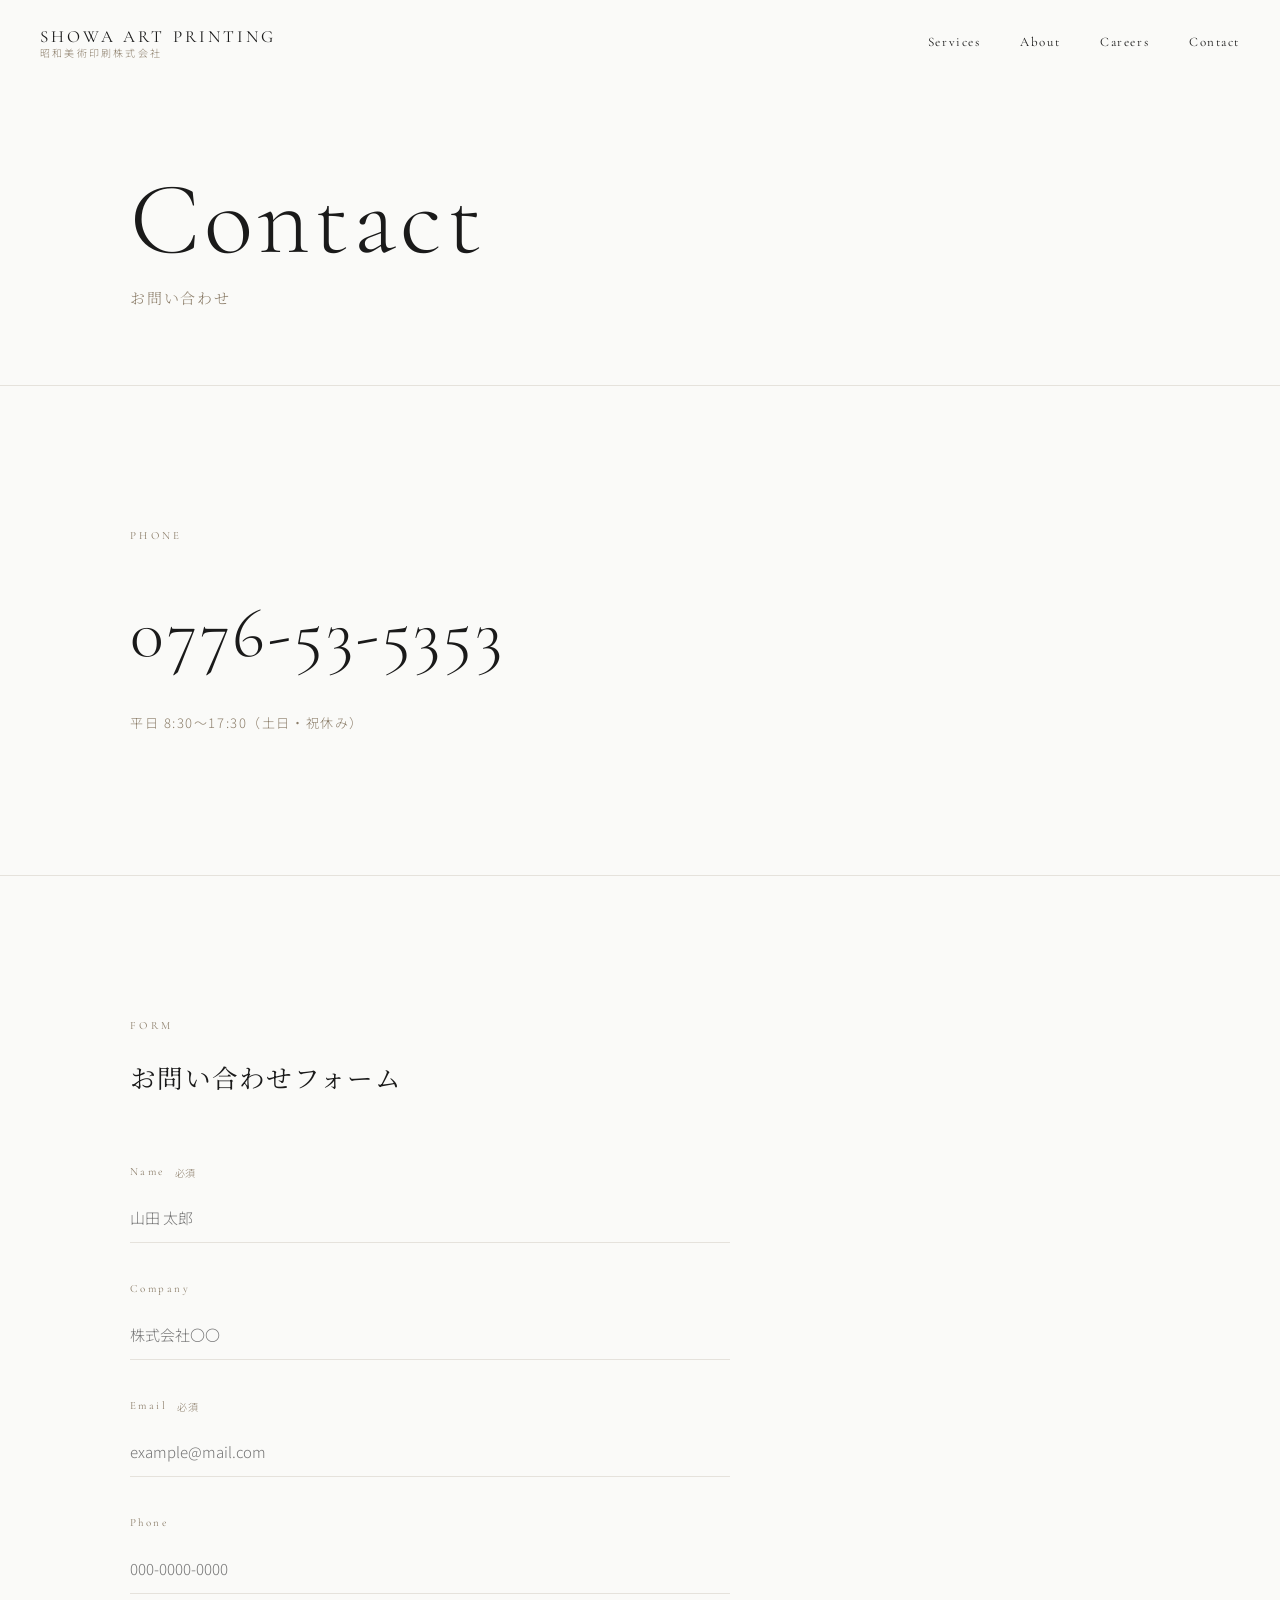
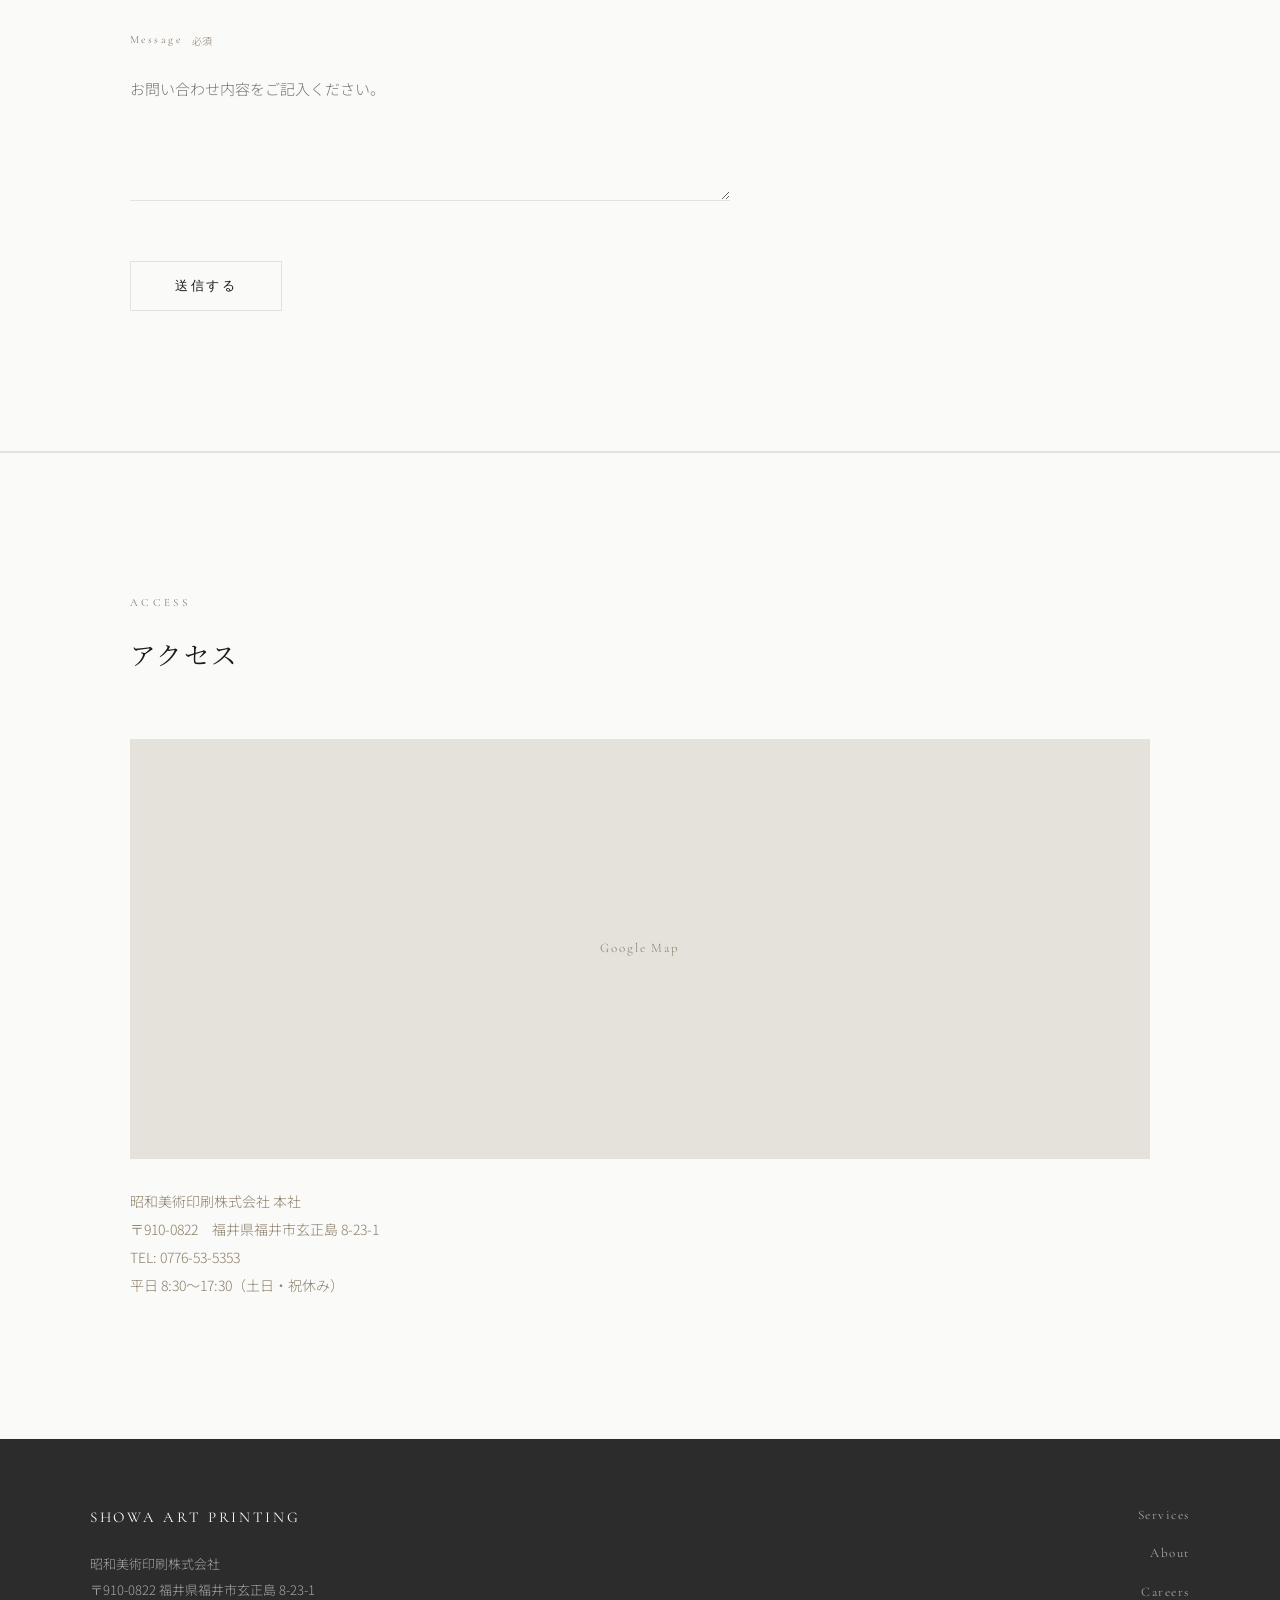
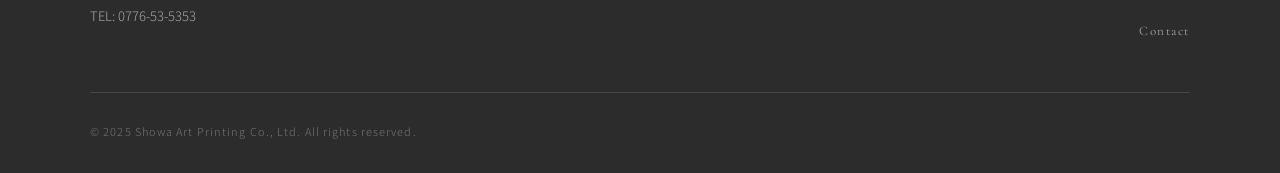
<file: contact.html>
<!DOCTYPE html>
<html lang="ja">
<head>
  <meta charset="UTF-8">
  <meta name="viewport" content="width=device-width, initial-scale=1.0">
  <title>お問い合わせ — 昭和美術印刷株式会社</title>
  <meta name="description" content="昭和美術印刷株式会社へのお問い合わせ。印刷のご相談、お見積もり、採用に関するお問い合わせはこちらから。TEL: 0776-53-5353">
  <meta property="og:type" content="website">
  <meta property="og:title" content="お問い合わせ — 昭和美術印刷株式会社">
  <meta property="og:url" content="https://www.showa-art.co.jp/contact.html">
  <link rel="preconnect" href="https://fonts.googleapis.com">
  <link rel="preconnect" href="https://fonts.gstatic.com" crossorigin>
  <link href="https://fonts.googleapis.com/css2?family=Cormorant+Garamond:ital,wght@0,300;0,400;1,300&family=Noto+Sans+JP:wght@300;400&family=Noto+Serif+JP:wght@300;400&display=swap" rel="stylesheet">
  <link rel="stylesheet" href="style.css">
</head>
<body>

  <!-- Header -->
  <header class="header" id="header">
    <a href="index.html" class="logo">
      <span class="logo-en">SHOWA ART PRINTING</span>
      <span class="logo-jp">昭和美術印刷株式会社</span>
    </a>
    <nav class="nav">
      <a href="services.html">Services</a>
      <a href="company.html">About</a>
      <a href="careers.html">Careers</a>
      <a href="contact.html">Contact</a>
    </nav>
    <button class="hamburger" id="hamburger" aria-label="メニューを開く">
      <span></span>
      <span></span>
      <span></span>
    </button>
  </header>

  <nav class="mobile-nav" id="mobileNav" aria-label="モバイルナビゲーション">
    <a href="services.html">Services</a>
    <a href="company.html">About</a>
    <a href="careers.html">Careers</a>
    <a href="contact.html">Contact</a>
  </nav>

  <main>

    <!-- Page Hero -->
    <section class="page-hero">
      <div class="container">
        <h1 class="page-hero-en fade-in">Contact</h1>
        <p class="page-hero-jp fade-in delay-1">お問い合わせ</p>
      </div>
    </section>

    <!-- Tel Section -->
    <section class="contact-tel-section section">
      <div class="container">
        <span class="section-label fade-in">Phone</span>
        <a href="tel:0776535353" class="contact-tel-number fade-in delay-1">0776-53-5353</a>
        <p class="contact-tel-note fade-in delay-2">平日 8:30〜17:30（土日・祝休み）</p>
      </div>
    </section>

    <!-- Form Section -->
    <section class="contact-form-section section">
      <div class="container">
        <span class="section-label fade-in">Form</span>
        <h2 class="section-title fade-in delay-1">お問い合わせフォーム</h2>

        <form class="form fade-in delay-2" id="contactForm" action="#" novalidate>
          <div class="form-group">
            <label class="form-label" for="name">
              Name <span class="required">必須</span>
            </label>
            <input
              class="form-input"
              type="text"
              id="name"
              name="name"
              placeholder="山田 太郎"
              autocomplete="name"
              required
            >
          </div>

          <div class="form-group">
            <label class="form-label" for="company">
              Company
            </label>
            <input
              class="form-input"
              type="text"
              id="company"
              name="company"
              placeholder="株式会社〇〇"
              autocomplete="organization"
            >
          </div>

          <div class="form-group">
            <label class="form-label" for="email">
              Email <span class="required">必須</span>
            </label>
            <input
              class="form-input"
              type="email"
              id="email"
              name="email"
              placeholder="example@mail.com"
              autocomplete="email"
              required
            >
          </div>

          <div class="form-group">
            <label class="form-label" for="tel">
              Phone
            </label>
            <input
              class="form-input"
              type="tel"
              id="tel"
              name="tel"
              placeholder="000-0000-0000"
              autocomplete="tel"
            >
          </div>

          <div class="form-group">
            <label class="form-label" for="message">
              Message <span class="required">必須</span>
            </label>
            <textarea
              class="form-textarea"
              id="message"
              name="message"
              placeholder="お問い合わせ内容をご記入ください。"
              required
            ></textarea>
          </div>

          <div class="form-submit">
            <button type="submit" class="btn btn-outline-dark">送信する</button>
          </div>
        </form>

      </div>
    </section>

    <!-- Map Section -->
    <section class="contact-map-section section" style="border-top: 1px solid var(--color-border);">
      <div class="container">
        <span class="section-label fade-in">Access</span>
        <h2 class="section-title fade-in delay-1">アクセス</h2>

        <div class="map-wrapper fade-in delay-2">
          <div class="map-placeholder">
            <span>Google Map</span>
          </div>
          <p class="map-address">
            昭和美術印刷株式会社 本社<br>
            〒910-0822　福井県福井市玄正島 8-23-1<br>
            TEL: 0776-53-5353<br>
            平日 8:30〜17:30（土日・祝休み）
          </p>
        </div>
      </div>
    </section>

  </main>

  <!-- Footer -->
  <footer class="footer">
    <div class="footer-inner">
      <div>
        <span class="footer-logo-en">SHOWA ART PRINTING</span>
        <p class="footer-address">
          昭和美術印刷株式会社<br>
          〒910-0822 福井県福井市玄正島 8-23-1<br>
          TEL: 0776-53-5353
        </p>
      </div>
      <nav class="footer-nav" aria-label="フッターナビゲーション">
        <a href="services.html">Services</a>
        <a href="company.html">About</a>
        <a href="careers.html">Careers</a>
        <a href="contact.html">Contact</a>
      </nav>
    </div>
    <p class="footer-copy">&copy; 2025 Showa Art Printing Co., Ltd. All rights reserved.</p>
  </footer>

  <script src="main.js"></script>
</body>
</html>
</file>
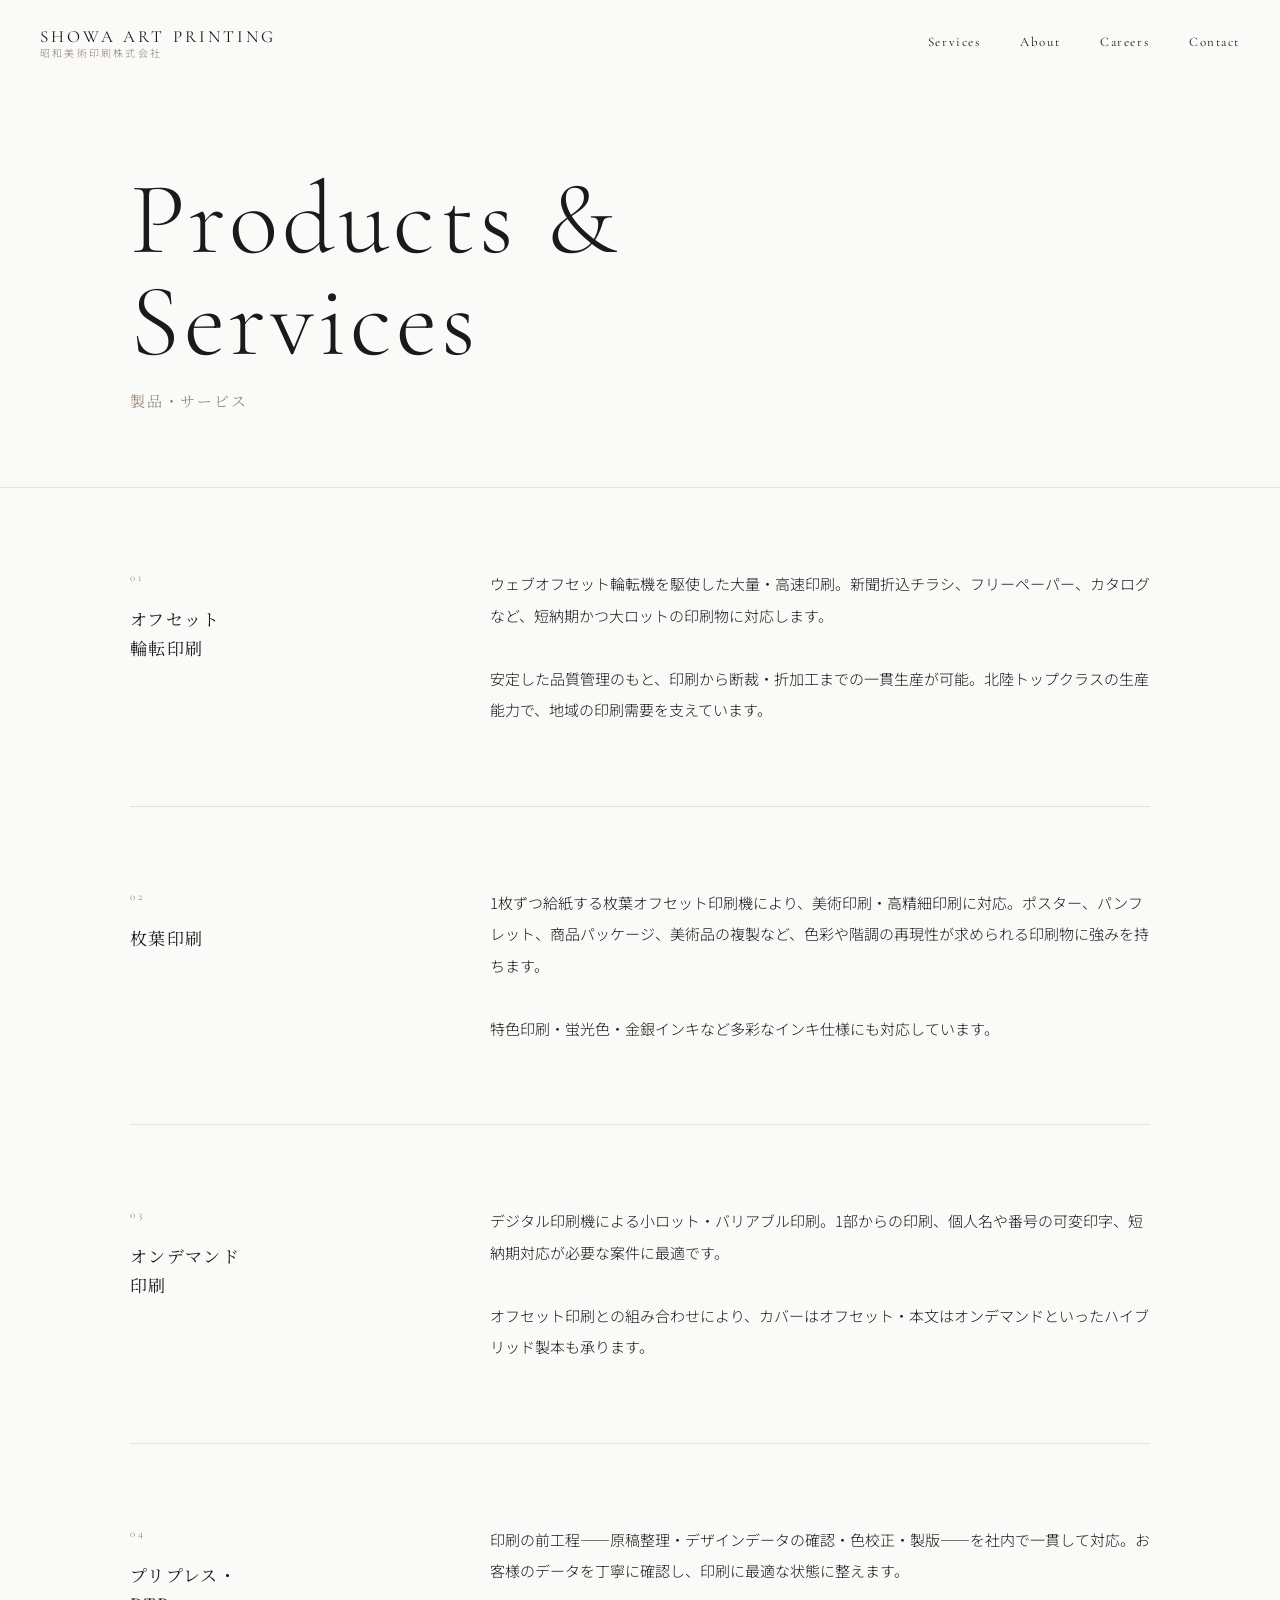
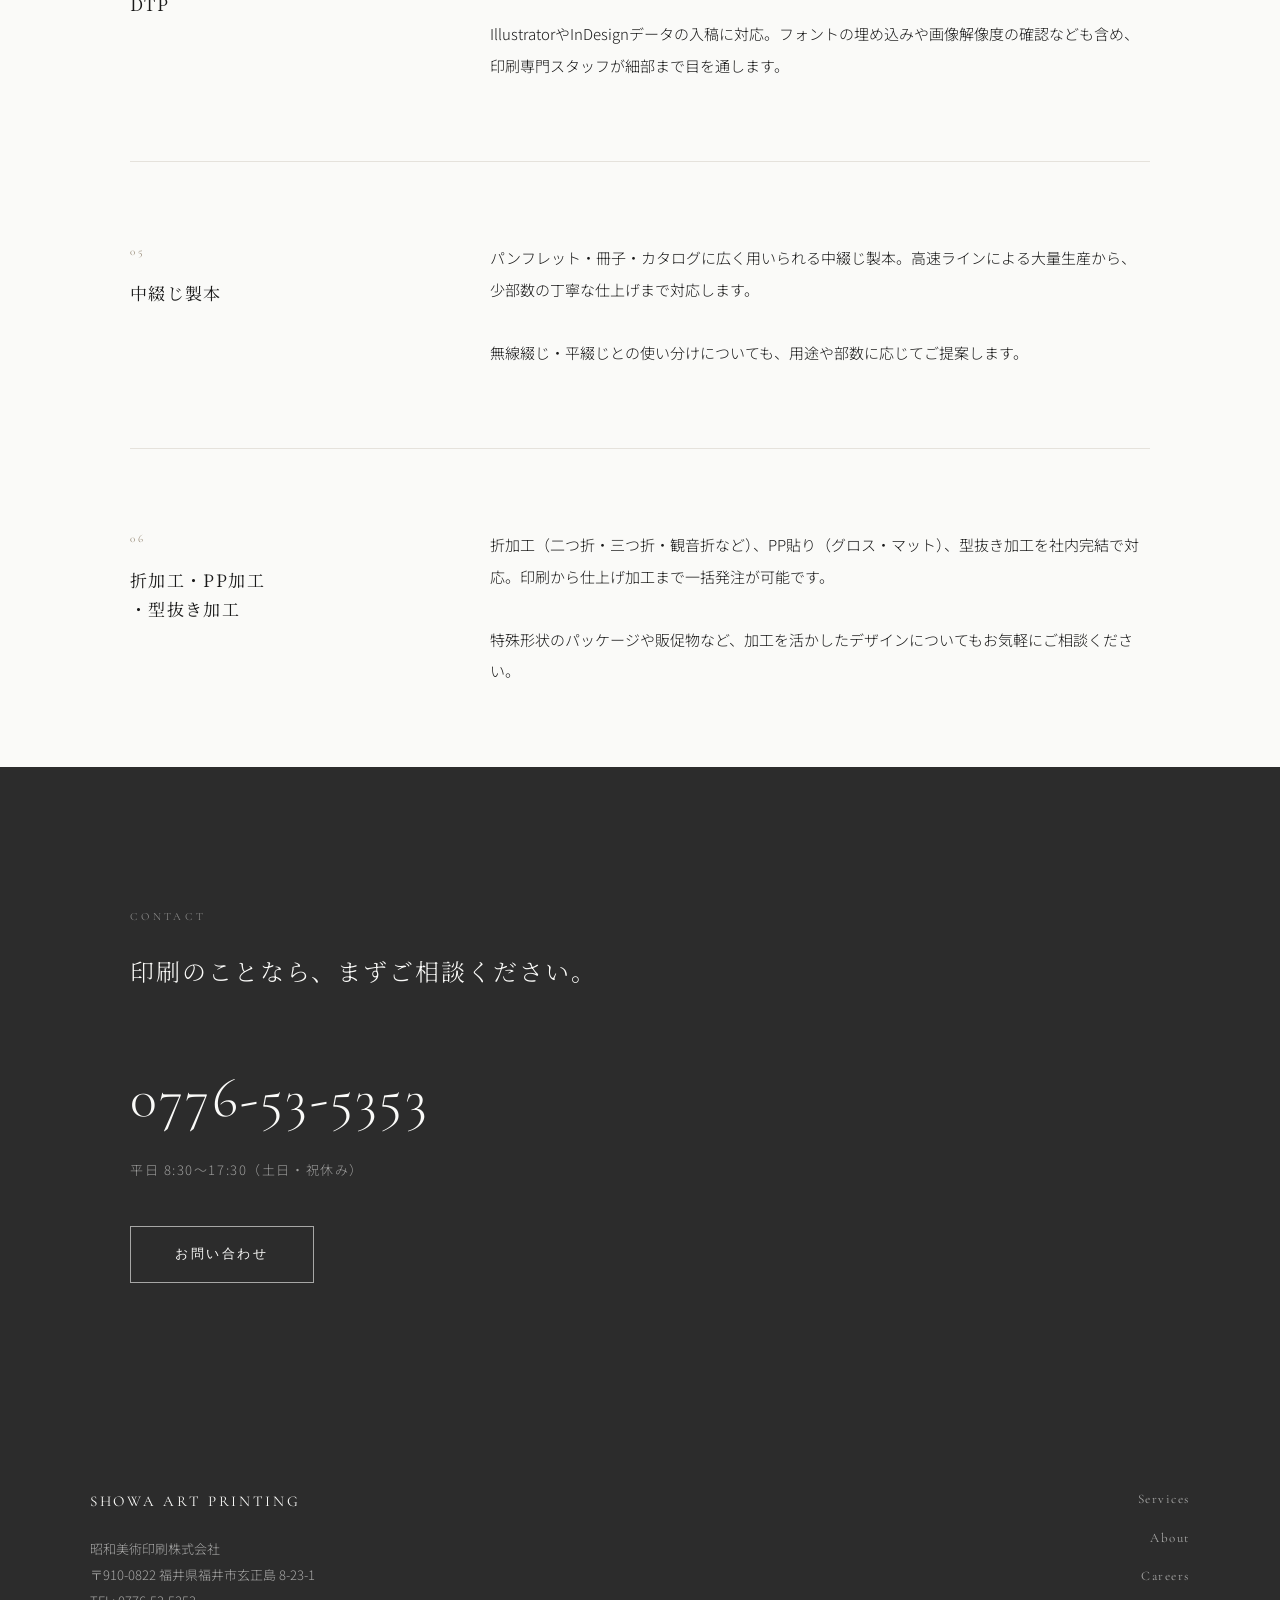
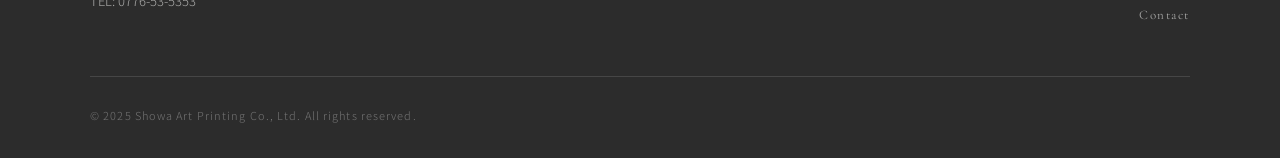
<file: services.html>
<!DOCTYPE html>
<html lang="ja">
<head>
  <meta charset="UTF-8">
  <meta name="viewport" content="width=device-width, initial-scale=1.0">
  <title>製品・サービス — 昭和美術印刷株式会社</title>
  <meta name="description" content="オフセット輪転印刷・枚葉印刷・オンデマンド印刷・プリプレス・製本加工まで。昭和美術印刷の製品・サービス一覧。">
  <meta property="og:type" content="website">
  <meta property="og:title" content="製品・サービス — 昭和美術印刷株式会社">
  <meta property="og:url" content="https://www.showa-art.co.jp/services.html">
  <link rel="preconnect" href="https://fonts.googleapis.com">
  <link rel="preconnect" href="https://fonts.gstatic.com" crossorigin>
  <link href="https://fonts.googleapis.com/css2?family=Cormorant+Garamond:ital,wght@0,300;0,400;1,300&family=Noto+Sans+JP:wght@300;400&family=Noto+Serif+JP:wght@300;400&display=swap" rel="stylesheet">
  <link rel="stylesheet" href="style.css">
</head>
<body>

  <!-- Header -->
  <header class="header" id="header">
    <a href="index.html" class="logo">
      <span class="logo-en">SHOWA ART PRINTING</span>
      <span class="logo-jp">昭和美術印刷株式会社</span>
    </a>
    <nav class="nav">
      <a href="services.html">Services</a>
      <a href="company.html">About</a>
      <a href="careers.html">Careers</a>
      <a href="contact.html">Contact</a>
    </nav>
    <button class="hamburger" id="hamburger" aria-label="メニューを開く">
      <span></span>
      <span></span>
      <span></span>
    </button>
  </header>

  <nav class="mobile-nav" id="mobileNav" aria-label="モバイルナビゲーション">
    <a href="services.html">Services</a>
    <a href="company.html">About</a>
    <a href="careers.html">Careers</a>
    <a href="contact.html">Contact</a>
  </nav>

  <main>

    <!-- Page Hero -->
    <section class="page-hero">
      <div class="container">
        <h1 class="page-hero-en fade-in">Products &amp;<br>Services</h1>
        <p class="page-hero-jp fade-in delay-1">製品・サービス</p>
      </div>
    </section>

    <!-- Services List -->
    <div class="container">

      <!-- 01 -->
      <div class="service-section">
        <div class="service-section-inner">
          <div class="fade-in">
            <span class="service-section-num">01</span>
            <h2 class="service-section-title">オフセット<br>輪転印刷</h2>
          </div>
          <div class="service-section-body fade-in delay-1">
            <p>ウェブオフセット輪転機を駆使した大量・高速印刷。新聞折込チラシ、フリーペーパー、カタログなど、短納期かつ大ロットの印刷物に対応します。</p>
            <br>
            <p>安定した品質管理のもと、印刷から断裁・折加工までの一貫生産が可能。北陸トップクラスの生産能力で、地域の印刷需要を支えています。</p>
          </div>
        </div>
      </div>

      <!-- 02 -->
      <div class="service-section">
        <div class="service-section-inner">
          <div class="fade-in">
            <span class="service-section-num">02</span>
            <h2 class="service-section-title">枚葉印刷</h2>
          </div>
          <div class="service-section-body fade-in delay-1">
            <p>1枚ずつ給紙する枚葉オフセット印刷機により、美術印刷・高精細印刷に対応。ポスター、パンフレット、商品パッケージ、美術品の複製など、色彩や階調の再現性が求められる印刷物に強みを持ちます。</p>
            <br>
            <p>特色印刷・蛍光色・金銀インキなど多彩なインキ仕様にも対応しています。</p>
          </div>
        </div>
      </div>

      <!-- 03 -->
      <div class="service-section">
        <div class="service-section-inner">
          <div class="fade-in">
            <span class="service-section-num">03</span>
            <h2 class="service-section-title">オンデマンド<br>印刷</h2>
          </div>
          <div class="service-section-body fade-in delay-1">
            <p>デジタル印刷機による小ロット・バリアブル印刷。1部からの印刷、個人名や番号の可変印字、短納期対応が必要な案件に最適です。</p>
            <br>
            <p>オフセット印刷との組み合わせにより、カバーはオフセット・本文はオンデマンドといったハイブリッド製本も承ります。</p>
          </div>
        </div>
      </div>

      <!-- 04 -->
      <div class="service-section">
        <div class="service-section-inner">
          <div class="fade-in">
            <span class="service-section-num">04</span>
            <h2 class="service-section-title">プリプレス・<br>DTP</h2>
          </div>
          <div class="service-section-body fade-in delay-1">
            <p>印刷の前工程——原稿整理・デザインデータの確認・色校正・製版——を社内で一貫して対応。お客様のデータを丁寧に確認し、印刷に最適な状態に整えます。</p>
            <br>
            <p>IllustratorやInDesignデータの入稿に対応。フォントの埋め込みや画像解像度の確認なども含め、印刷専門スタッフが細部まで目を通します。</p>
          </div>
        </div>
      </div>

      <!-- 05 -->
      <div class="service-section">
        <div class="service-section-inner">
          <div class="fade-in">
            <span class="service-section-num">05</span>
            <h2 class="service-section-title">中綴じ製本</h2>
          </div>
          <div class="service-section-body fade-in delay-1">
            <p>パンフレット・冊子・カタログに広く用いられる中綴じ製本。高速ラインによる大量生産から、少部数の丁寧な仕上げまで対応します。</p>
            <br>
            <p>無線綴じ・平綴じとの使い分けについても、用途や部数に応じてご提案します。</p>
          </div>
        </div>
      </div>

      <!-- 06 -->
      <div class="service-section">
        <div class="service-section-inner">
          <div class="fade-in">
            <span class="service-section-num">06</span>
            <h2 class="service-section-title">折加工・PP加工<br>・型抜き加工</h2>
          </div>
          <div class="service-section-body fade-in delay-1">
            <p>折加工（二つ折・三つ折・観音折など）、PP貼り（グロス・マット）、型抜き加工を社内完結で対応。印刷から仕上げ加工まで一括発注が可能です。</p>
            <br>
            <p>特殊形状のパッケージや販促物など、加工を活かしたデザインについてもお気軽にご相談ください。</p>
          </div>
        </div>
      </div>

    </div>

    <!-- CTA -->
    <section class="cta section">
      <div class="container">
        <span class="section-label fade-in">Contact</span>
        <p class="cta-title fade-in delay-1">印刷のことなら、まずご相談ください。</p>
        <a href="tel:0776535353" class="cta-tel fade-in delay-2">0776-53-5353</a>
        <p class="cta-tel-note fade-in delay-2">平日 8:30〜17:30（土日・祝休み）</p>
        <div class="fade-in delay-3">
          <a href="contact.html" class="btn">お問い合わせ</a>
        </div>
      </div>
    </section>

  </main>

  <!-- Footer -->
  <footer class="footer">
    <div class="footer-inner">
      <div>
        <span class="footer-logo-en">SHOWA ART PRINTING</span>
        <p class="footer-address">
          昭和美術印刷株式会社<br>
          〒910-0822 福井県福井市玄正島 8-23-1<br>
          TEL: 0776-53-5353
        </p>
      </div>
      <nav class="footer-nav" aria-label="フッターナビゲーション">
        <a href="services.html">Services</a>
        <a href="company.html">About</a>
        <a href="careers.html">Careers</a>
        <a href="contact.html">Contact</a>
      </nav>
    </div>
    <p class="footer-copy">&copy; 2025 Showa Art Printing Co., Ltd. All rights reserved.</p>
  </footer>

  <script src="main.js"></script>
</body>
</html>
</file>
<file: style.css>
/* =====================
   CSS Variables
   ===================== */
:root {
  --color-bg: #FAFAF8;
  --color-text: #1A1A1A;
  --color-accent: #2C2C2C;
  --color-bronze: #8C7E6A;
  --color-border: #E5E2DC;
  --color-white: #FAFAF8;

  --font-serif-jp: "Noto Serif JP", serif;
  --font-sans-jp: "Noto Sans JP", sans-serif;
  --font-en: "Cormorant Garamond", serif;

  --max-width: 1100px;
  --container-padding: 40px;
  --section-padding: 140px;

  --transition: 0.3s ease;
  --transition-slow: 0.6s ease;
}

/* =====================
   Reset & Base
   ===================== */
*, *::before, *::after {
  box-sizing: border-box;
  margin: 0;
  padding: 0;
}

html {
  font-size: 16px;
  scroll-behavior: smooth;
}

body {
  background-color: var(--color-bg);
  color: var(--color-text);
  font-family: var(--font-sans-jp);
  font-weight: 300;
  line-height: 1.9;
  -webkit-font-smoothing: antialiased;
  overflow-x: hidden;
}

img {
  max-width: 100%;
  height: auto;
  display: block;
}

a {
  color: inherit;
  text-decoration: none;
}

ul, ol {
  list-style: none;
}

button {
  cursor: pointer;
}

/* =====================
   Layout
   ===================== */
.container {
  max-width: var(--max-width);
  margin: 0 auto;
  padding: 0 var(--container-padding);
}

.section {
  padding: var(--section-padding) 0;
}

/* =====================
   Typography
   ===================== */
.section-label {
  font-family: var(--font-en);
  font-size: 0.6875rem;
  font-weight: 400;
  letter-spacing: 0.3em;
  text-transform: uppercase;
  color: var(--color-bronze);
  display: block;
  margin-bottom: 20px;
}

.section-title {
  font-family: var(--font-serif-jp);
  font-size: clamp(1.375rem, 2vw, 1.75rem);
  font-weight: 400;
  line-height: 1.6;
  letter-spacing: 0.05em;
  margin-bottom: 48px;
}

.body-text {
  font-size: 0.9375rem;
  font-weight: 300;
  line-height: 2.1;
  color: var(--color-bronze);
  letter-spacing: 0.04em;
  margin-bottom: 0;
}

/* =====================
   Fade-in Animation
   ===================== */
.fade-in {
  opacity: 0;
  transform: translateY(20px);
  transition: opacity var(--transition-slow), transform var(--transition-slow);
}

.fade-in.visible {
  opacity: 1;
  transform: translateY(0);
}

.fade-in.delay-1 { transition-delay: 0.1s; }
.fade-in.delay-2 { transition-delay: 0.2s; }
.fade-in.delay-3 { transition-delay: 0.3s; }

/* =====================
   Header
   ===================== */
.header {
  position: fixed;
  top: 0;
  left: 0;
  right: 0;
  z-index: 100;
  padding: 28px 40px;
  display: flex;
  align-items: center;
  justify-content: space-between;
  transition: background-color var(--transition), backdrop-filter var(--transition), border-color var(--transition), padding var(--transition);
  border-bottom: 1px solid transparent;
}

.header.scrolled {
  background-color: rgba(250, 250, 248, 0.93);
  backdrop-filter: blur(10px);
  -webkit-backdrop-filter: blur(10px);
  border-bottom-color: var(--color-border);
  padding-top: 20px;
  padding-bottom: 20px;
}

.logo {
  display: flex;
  flex-direction: column;
  gap: 3px;
}

.logo-en {
  font-family: var(--font-en);
  font-size: 1.0625rem;
  font-weight: 400;
  letter-spacing: 0.18em;
  color: var(--color-text);
  line-height: 1;
}

.logo-jp {
  font-family: var(--font-sans-jp);
  font-size: 0.625rem;
  font-weight: 300;
  letter-spacing: 0.22em;
  color: var(--color-bronze);
  line-height: 1;
}

.nav {
  display: flex;
  align-items: center;
  gap: 40px;
}

.nav a {
  font-family: var(--font-en);
  font-size: 0.8125rem;
  font-weight: 400;
  letter-spacing: 0.12em;
  color: var(--color-text);
  transition: color var(--transition);
  position: relative;
  padding-bottom: 2px;
}

.nav a::after {
  content: '';
  position: absolute;
  bottom: 0;
  left: 0;
  width: 0;
  height: 1px;
  background: var(--color-bronze);
  transition: width var(--transition);
}

.nav a:hover {
  color: var(--color-bronze);
}

.nav a:hover::after {
  width: 100%;
}

/* Hamburger */
.hamburger {
  display: none;
  flex-direction: column;
  gap: 6px;
  background: none;
  border: none;
  padding: 4px;
  z-index: 101;
}

.hamburger span {
  display: block;
  width: 22px;
  height: 1px;
  background: var(--color-text);
  transition: transform var(--transition), opacity var(--transition);
}

.hamburger.active span:nth-child(1) {
  transform: translateY(7px) rotate(45deg);
}

.hamburger.active span:nth-child(2) {
  opacity: 0;
}

.hamburger.active span:nth-child(3) {
  transform: translateY(-7px) rotate(-45deg);
}

/* Mobile Nav */
.mobile-nav {
  display: none;
  position: fixed;
  inset: 0;
  background: var(--color-bg);
  z-index: 99;
  flex-direction: column;
  align-items: center;
  justify-content: center;
  gap: 44px;
  opacity: 0;
  pointer-events: none;
  transition: opacity var(--transition);
}

.mobile-nav.active {
  opacity: 1;
  pointer-events: all;
}

.mobile-nav a {
  font-family: var(--font-en);
  font-size: 1.625rem;
  font-weight: 300;
  letter-spacing: 0.12em;
  color: var(--color-text);
  transition: color var(--transition);
}

.mobile-nav a:hover {
  color: var(--color-bronze);
}

/* =====================
   Hero
   ===================== */
.hero {
  height: 100vh;
  min-height: 640px;
  position: relative;
  overflow: hidden;
  display: flex;
  align-items: center;
}

.hero-bg {
  position: absolute;
  inset: 0;
  background: url('assets/cover.png') center / cover no-repeat;
  animation: heroBgReveal 2.2s cubic-bezier(0.16, 1, 0.3, 1) forwards;
}

.hero-bg::after {
  content: '';
  position: absolute;
  inset: 0;
  background: rgba(15, 12, 8, 0.10);
}

@keyframes heroBgReveal {
  from { transform: scale(1.06); }
  to   { transform: scale(1.0); }
}

.hero-content {
  position: relative;
  z-index: 2;
  display: flex;
  align-items: flex-start;
  justify-content: space-between;
  padding: 0 52px;
  width: 100%;
}

.hero-title {
  display: flex;
  flex-direction: column;
}

.hero-title-line {
  font-family: var(--font-en);
  font-size: clamp(4rem, 10.5vw, 10rem);
  font-weight: 300;
  letter-spacing: 0.04em;
  color: rgba(255, 255, 255, 0.92);
  line-height: 1.05;
  display: block;
  opacity: 0;
  animation: heroFadeIn 1.4s cubic-bezier(0.16, 1, 0.3, 1) forwards;
}

.hero-title-line:nth-child(1) { animation-delay: 0.3s; }
.hero-title-line:nth-child(2) { animation-delay: 0.5s; }
.hero-title-line:nth-child(3) { animation-delay: 0.7s; }

.hero-side {
  align-self: flex-start;
  padding-top: 10px;
}

.hero-jp-vertical {
  writing-mode: vertical-rl;
  font-family: var(--font-serif-jp);
  font-size: 0.8125rem;
  font-weight: 300;
  letter-spacing: 0.32em;
  color: rgba(255, 255, 255, 0.72);
  opacity: 0;
  animation: heroFadeIn 1.2s ease 1.0s forwards;
}

.hero-meta {
  position: absolute;
  bottom: 96px;
  left: 52px;
  z-index: 2;
  opacity: 0;
  animation: heroFadeIn 1s ease 1.1s forwards;
}

.hero-catch {
  font-family: var(--font-serif-jp);
  font-size: 0.9375rem;
  font-weight: 300;
  letter-spacing: 0.2em;
  color: rgba(255, 255, 255, 0.88);
  margin-bottom: 10px;
}

.hero-since {
  font-family: var(--font-en);
  font-size: 0.6875rem;
  font-weight: 300;
  letter-spacing: 0.35em;
  color: rgba(255, 255, 255, 0.48);
}

@keyframes heroFadeIn {
  from { opacity: 0; transform: translateY(16px); }
  to   { opacity: 1; transform: translateY(0); }
}

.hero-scroll {
  position: absolute;
  bottom: 40px;
  right: 52px;
  display: flex;
  flex-direction: column;
  align-items: center;
  gap: 10px;
  opacity: 0;
  animation: heroFadeIn 1s ease 1.5s forwards;
}

.hero-scroll-label {
  font-family: var(--font-en);
  font-size: 0.5625rem;
  letter-spacing: 0.32em;
  color: rgba(255, 255, 255, 0.5);
}

.hero-scroll-line {
  width: 1px;
  height: 52px;
  background: rgba(255, 255, 255, 0.2);
  position: relative;
  overflow: hidden;
}

.hero-scroll-line::after {
  content: '';
  position: absolute;
  top: -100%;
  left: 0;
  width: 100%;
  height: 100%;
  background: rgba(255, 255, 255, 0.65);
  animation: scrollLine 2.2s ease-in-out 1.7s infinite;
}

@keyframes scrollLine {
  0%   { top: -100%; }
  100% { top: 100%; }
}

/* =====================
   Philosophy
   ===================== */
.philosophy {
  padding: var(--section-padding) 0;
  background: var(--color-bg);
  border-top: 1px solid var(--color-border);
}

.philosophy-layout {
  display: flex;
  flex-direction: row;
  align-items: flex-start;
  gap: 64px;
}

/* Body text — multiple narrow vertical columns, reading right→left */
.philosophy-body-wrap {
  display: flex;
  flex-direction: row-reverse;  /* first in DOM = rightmost = first read */
  align-items: flex-start;
  gap: 24px;
  flex: 1;
  min-width: 0;
}

.philo-col {
  writing-mode: vertical-rl;
  font-family: var(--font-serif-jp);
  font-size: 0.875rem;
  font-weight: 300;
  letter-spacing: 0.1em;
  line-height: 1.9;
  color: var(--color-text);
  flex-shrink: 0;
}

/* Large display title — 3 vertical columns on the right */
.philosophy-title-wrap {
  display: flex;
  flex-direction: row-reverse;  /* 印刷の first in DOM = rightmost */
  align-items: flex-start;
  gap: 6px;
  flex-shrink: 0;
}

.philosophy-title-col {
  writing-mode: vertical-rl;
  font-family: var(--font-serif-jp);
  font-size: clamp(2.25rem, 4vw, 4rem);
  font-weight: 400;
  letter-spacing: 0.1em;
  color: var(--color-text);
  line-height: 1.25;
}

/* =====================
   Services (Top)
   ===================== */
.services-top {
  padding: var(--section-padding) 0;
  border-top: 1px solid var(--color-border);
}

.services-grid {
  display: grid;
  grid-template-columns: repeat(3, 1fr);
  gap: 1px;
  background: var(--color-border);
  border: 1px solid var(--color-border);
  margin-top: 64px;
}

.service-card {
  padding: 48px 36px 52px;
  background: var(--color-bg);
  transition: background-color var(--transition);
}

.service-card:hover {
  background: #F4F2EF;
}

.service-card-accent {
  height: 2px;
  width: 36px;
  border-radius: 1px;
  margin-bottom: 32px;
  opacity: 0.85;
}

.service-icon {
  width: 40px;
  height: 40px;
  margin-bottom: 28px;
  color: var(--color-bronze);
}

.service-card-title {
  font-family: var(--font-serif-jp);
  font-size: 0.9375rem;
  font-weight: 400;
  letter-spacing: 0.08em;
  margin-bottom: 12px;
  line-height: 1.7;
}

.service-card-desc {
  font-size: 0.8125rem;
  font-weight: 300;
  color: var(--color-bronze);
  line-height: 1.9;
}

.services-link {
  margin-top: 40px;
  text-align: right;
}

.link-arrow {
  font-family: var(--font-en);
  font-size: 0.8125rem;
  font-weight: 400;
  letter-spacing: 0.18em;
  color: var(--color-text);
  display: inline-flex;
  align-items: center;
  gap: 14px;
  transition: color var(--transition);
}

.link-arrow svg {
  width: 24px;
  height: 1px;
  transition: width var(--transition);
  background: currentColor;
  flex-shrink: 0;
}

.link-arrow:hover {
  color: var(--color-bronze);
}

.link-arrow:hover svg {
  width: 32px;
}

/* =====================
   Numbers
   ===================== */
.numbers {
  padding: var(--section-padding) 0;
  border-top: 1px solid var(--color-border);
}

.numbers-grid {
  display: grid;
  grid-template-columns: repeat(3, 1fr);
  margin-top: 64px;
  border-top: 1px solid var(--color-border);
  border-left: 1px solid var(--color-border);
}

.number-item {
  padding: 52px 40px;
  text-align: center;
  border-right: 1px solid var(--color-border);
  border-bottom: 1px solid var(--color-border);
}

.number-value {
  font-family: var(--font-en);
  font-size: clamp(3.5rem, 6vw, 5.5rem);
  font-weight: 300;
  letter-spacing: -0.02em;
  line-height: 1;
  color: var(--color-text);
  margin-bottom: 6px;
  display: flex;
  align-items: baseline;
  justify-content: center;
  gap: 4px;
}

.number-unit {
  font-family: var(--font-serif-jp);
  font-size: clamp(1rem, 2vw, 1.25rem);
  font-weight: 300;
  letter-spacing: 0.05em;
}

.number-label {
  font-size: 0.75rem;
  font-weight: 300;
  color: var(--color-bronze);
  letter-spacing: 0.15em;
  margin-top: 12px;
}

/* =====================
   CTA Section
   ===================== */
.cta {
  padding: var(--section-padding) 0;
  background: var(--color-accent);
}

.cta .section-label {
  color: rgba(250, 250, 248, 0.45);
}

.cta-title {
  font-family: var(--font-serif-jp);
  font-size: clamp(1.125rem, 2vw, 1.5rem);
  font-weight: 300;
  letter-spacing: 0.08em;
  margin-bottom: 52px;
  color: var(--color-white);
}

.cta-tel {
  font-family: var(--font-en);
  font-size: clamp(2rem, 4.5vw, 3.5rem);
  font-weight: 300;
  letter-spacing: 0.04em;
  color: var(--color-white);
  display: block;
  margin-bottom: 6px;
}

.cta-tel-note {
  font-size: 0.8125rem;
  font-weight: 300;
  color: rgba(250, 250, 248, 0.55);
  letter-spacing: 0.12em;
  margin-bottom: 44px;
}

.btn {
  display: inline-block;
  padding: 15px 44px;
  font-family: var(--font-en);
  font-size: 0.8125rem;
  font-weight: 400;
  letter-spacing: 0.2em;
  border: 1px solid rgba(250, 250, 248, 0.6);
  color: var(--color-white);
  transition: background-color var(--transition), color var(--transition), border-color var(--transition);
}

.btn:hover {
  background-color: var(--color-white);
  color: var(--color-accent);
  border-color: var(--color-white);
}

.btn-outline-dark {
  border-color: var(--color-border);
  color: var(--color-text);
  background: transparent;
}

.btn-outline-dark:hover {
  background-color: var(--color-accent);
  color: var(--color-white);
  border-color: var(--color-accent);
}

/* =====================
   Footer
   ===================== */
.footer {
  background: var(--color-accent);
  color: var(--color-white);
  padding: 64px 40px 32px;
}

.footer-inner {
  max-width: var(--max-width);
  margin: 0 auto;
  display: flex;
  justify-content: space-between;
  align-items: flex-start;
  gap: 40px;
  padding-bottom: 48px;
  border-bottom: 1px solid rgba(250, 250, 248, 0.12);
  margin-bottom: 28px;
}

.footer-logo-en {
  font-family: var(--font-en);
  font-size: 0.9375rem;
  font-weight: 400;
  letter-spacing: 0.18em;
  color: var(--color-white);
  display: block;
  margin-bottom: 20px;
}

.footer-address {
  font-size: 0.8125rem;
  font-weight: 300;
  line-height: 2;
  color: rgba(250, 250, 248, 0.6);
}

.footer-nav {
  display: flex;
  flex-direction: column;
  gap: 14px;
  text-align: right;
}

.footer-nav a {
  font-family: var(--font-en);
  font-size: 0.8125rem;
  font-weight: 400;
  letter-spacing: 0.12em;
  color: rgba(250, 250, 248, 0.6);
  transition: color var(--transition);
}

.footer-nav a:hover {
  color: var(--color-white);
}

.footer-copy {
  max-width: var(--max-width);
  margin: 0 auto;
  font-size: 0.6875rem;
  font-weight: 300;
  color: rgba(250, 250, 248, 0.35);
  letter-spacing: 0.1em;
}

/* =====================
   Page Hero (inner pages)
   ===================== */
.page-hero {
  padding: 168px 0 72px;
  border-bottom: 1px solid var(--color-border);
}

.page-hero-en {
  font-family: var(--font-en);
  font-size: clamp(3.5rem, 8vw, 6.5rem);
  font-weight: 300;
  letter-spacing: 0.04em;
  line-height: 1;
  color: var(--color-text);
  margin-bottom: 14px;
}

.page-hero-jp {
  font-family: var(--font-serif-jp);
  font-size: 0.9375rem;
  font-weight: 300;
  letter-spacing: 0.12em;
  color: var(--color-bronze);
}

/* =====================
   Services Page
   ===================== */
.service-section {
  padding: 80px 0;
  border-bottom: 1px solid var(--color-border);
}

.service-section:last-child {
  border-bottom: none;
}

.service-section-inner {
  display: grid;
  grid-template-columns: 280px 1fr;
  gap: 80px;
  align-items: start;
}

.service-section-num {
  font-family: var(--font-en);
  font-size: 0.6875rem;
  letter-spacing: 0.25em;
  color: var(--color-bronze);
  display: block;
  margin-bottom: 16px;
}

.service-section-title {
  font-family: var(--font-serif-jp);
  font-size: 1.0625rem;
  font-weight: 400;
  letter-spacing: 0.08em;
  line-height: 1.7;
  position: sticky;
  top: 100px;
}

.service-section-body {
  font-size: 0.9375rem;
  font-weight: 300;
  line-height: 2.1;
  color: var(--color-text);
}

/* =====================
   Company Page
   ===================== */
.company-statement {
  padding: var(--section-padding) 0;
  border-bottom: 1px solid var(--color-border);
}

.company-statement-text {
  font-family: var(--font-serif-jp);
  font-size: clamp(1rem, 1.4vw, 1.0625rem);
  font-weight: 300;
  line-height: 2.5;
  letter-spacing: 0.07em;
  max-width: 760px;
}

.company-rep {
  margin-top: 36px;
  font-family: var(--font-serif-jp);
  font-size: 0.875rem;
  font-weight: 400;
  letter-spacing: 0.08em;
}

.company-rep span {
  display: block;
  font-size: 0.75rem;
  font-weight: 300;
  color: var(--color-bronze);
  margin-bottom: 6px;
  letter-spacing: 0.1em;
}

.company-overview {
  padding: var(--section-padding) 0;
  border-bottom: 1px solid var(--color-border);
}

.overview-table {
  width: 100%;
  border-collapse: collapse;
  max-width: 760px;
}

.overview-table tr:first-child th,
.overview-table tr:first-child td {
  border-top: 1px solid var(--color-border);
}

.overview-table th,
.overview-table td {
  padding: 22px 0;
  border-bottom: 1px solid var(--color-border);
  text-align: left;
  vertical-align: top;
}

.overview-table th {
  width: 180px;
  font-family: var(--font-serif-jp);
  font-size: 0.8125rem;
  font-weight: 400;
  letter-spacing: 0.1em;
  color: var(--color-bronze);
  padding-right: 40px;
}

.overview-table td {
  font-size: 0.9375rem;
  font-weight: 300;
  line-height: 1.9;
}

/* Locations */
.locations {
  padding: var(--section-padding) 0;
  border-bottom: 1px solid var(--color-border);
}

.locations-grid {
  display: grid;
  grid-template-columns: repeat(3, 1fr);
  gap: 1px;
  background: var(--color-border);
  border: 1px solid var(--color-border);
  margin-top: 64px;
}

.location-card {
  padding: 36px 32px;
  background: var(--color-bg);
}

.location-tag {
  font-family: var(--font-en);
  font-size: 0.625rem;
  letter-spacing: 0.25em;
  color: var(--color-bronze);
  display: block;
  margin-bottom: 12px;
}

.location-name {
  font-family: var(--font-serif-jp);
  font-size: 0.9375rem;
  font-weight: 400;
  letter-spacing: 0.08em;
  margin-bottom: 16px;
}

.location-address {
  font-size: 0.8125rem;
  font-weight: 300;
  color: var(--color-bronze);
  line-height: 2;
  margin-bottom: 20px;
}

.location-link {
  font-family: var(--font-en);
  font-size: 0.6875rem;
  letter-spacing: 0.18em;
  color: var(--color-text);
  transition: color var(--transition);
  border-bottom: 1px solid var(--color-border);
  padding-bottom: 2px;
  display: inline-block;
}

.location-link:hover {
  color: var(--color-bronze);
  border-color: var(--color-bronze);
}

/* Timeline */
.timeline {
  padding: var(--section-padding) 0;
}

.timeline-list {
  margin-top: 64px;
  position: relative;
}

.timeline-list::before {
  content: '';
  position: absolute;
  left: 100px;
  top: 0;
  bottom: 0;
  width: 1px;
  background: var(--color-border);
}

.timeline-item {
  display: grid;
  grid-template-columns: 100px 1fr;
  gap: 48px;
  padding: 28px 0;
  border-bottom: 1px solid var(--color-border);
  position: relative;
}

.timeline-item:first-child {
  border-top: 1px solid var(--color-border);
}

.timeline-item::before {
  content: '';
  position: absolute;
  left: 97px;
  top: 50%;
  transform: translateY(-50%);
  width: 6px;
  height: 6px;
  border-radius: 50%;
  background: var(--color-bronze);
  z-index: 1;
}

.timeline-year {
  font-family: var(--font-en);
  font-size: 0.8125rem;
  font-weight: 400;
  letter-spacing: 0.1em;
  color: var(--color-bronze);
  padding-top: 2px;
}

.timeline-text {
  font-size: 0.9375rem;
  font-weight: 300;
  line-height: 1.9;
}

/* =====================
   Careers Page
   ===================== */
.careers-catch {
  padding: var(--section-padding) 0;
  border-bottom: 1px solid var(--color-border);
}

.careers-catch-text {
  font-family: var(--font-serif-jp);
  font-size: clamp(1.125rem, 2vw, 1.375rem);
  font-weight: 300;
  line-height: 2.2;
  letter-spacing: 0.07em;
  max-width: 680px;
}

.jobs {
  padding: var(--section-padding) 0;
  border-bottom: 1px solid var(--color-border);
}

.job-item {
  padding: 52px 0;
  border-bottom: 1px solid var(--color-border);
  display: grid;
  grid-template-columns: 220px 1fr;
  gap: 72px;
  align-items: start;
}

.job-item:first-child {
  border-top: 1px solid var(--color-border);
}

.job-title {
  font-family: var(--font-serif-jp);
  font-size: 1rem;
  font-weight: 400;
  letter-spacing: 0.08em;
  position: sticky;
  top: 100px;
}

.job-detail-row {
  margin-bottom: 20px;
}

.job-detail-row:last-child {
  margin-bottom: 0;
}

.job-detail-label {
  font-size: 0.6875rem;
  font-weight: 300;
  color: var(--color-bronze);
  letter-spacing: 0.18em;
  text-transform: uppercase;
  margin-bottom: 5px;
  font-family: var(--font-en);
}

.job-detail-text {
  font-size: 0.9375rem;
  font-weight: 300;
  line-height: 1.9;
}

.careers-apply {
  padding: var(--section-padding) 0;
}

/* =====================
   Contact Page
   ===================== */
.contact-tel-section {
  padding: var(--section-padding) 0;
  border-bottom: 1px solid var(--color-border);
}

.contact-tel-number {
  font-family: var(--font-en);
  font-size: clamp(2.5rem, 5.5vw, 4.5rem);
  font-weight: 300;
  letter-spacing: 0.04em;
  color: var(--color-text);
  display: block;
  margin-bottom: 10px;
}

.contact-tel-note {
  font-size: 0.8125rem;
  font-weight: 300;
  color: var(--color-bronze);
  letter-spacing: 0.12em;
}

.contact-form-section {
  padding: var(--section-padding) 0;
  border-bottom: 1px solid var(--color-border);
}

.form {
  margin-top: 64px;
  max-width: 600px;
}

.form-group {
  margin-bottom: 36px;
}

.form-label {
  display: flex;
  align-items: center;
  gap: 10px;
  font-family: var(--font-en);
  font-size: 0.6875rem;
  font-weight: 400;
  letter-spacing: 0.22em;
  color: var(--color-bronze);
  margin-bottom: 10px;
}

.required {
  font-family: var(--font-sans-jp);
  font-size: 0.625rem;
  color: var(--color-bronze);
  letter-spacing: 0.05em;
  font-weight: 300;
}

.form-input,
.form-textarea {
  width: 100%;
  padding: 14px 0;
  background: transparent;
  border: none;
  border-bottom: 1px solid var(--color-border);
  font-family: var(--font-sans-jp);
  font-size: 0.9375rem;
  font-weight: 300;
  color: var(--color-text);
  outline: none;
  transition: border-color var(--transition);
  border-radius: 0;
  -webkit-appearance: none;
  appearance: none;
}

.form-input:focus,
.form-textarea:focus {
  border-color: var(--color-text);
}

.form-textarea {
  resize: vertical;
  min-height: 140px;
  line-height: 1.9;
}

.form-submit {
  margin-top: 52px;
}

.contact-map-section {
  padding: var(--section-padding) 0;
}

.map-wrapper {
  margin-top: 64px;
  position: relative;
}

.map-placeholder {
  width: 100%;
  height: 420px;
  background: var(--color-border);
  display: flex;
  align-items: center;
  justify-content: center;
}

.map-placeholder span {
  font-family: var(--font-en);
  font-size: 0.8125rem;
  letter-spacing: 0.15em;
  color: var(--color-bronze);
}

.map-address {
  margin-top: 28px;
  font-size: 0.875rem;
  font-weight: 300;
  line-height: 2;
  color: var(--color-bronze);
}

/* =====================
   Works Section
   ===================== */
.works {
  padding: var(--section-padding) 0;
  border-top: 1px solid var(--color-border);
}

.works-image {
  width: 100%;
  margin-top: 64px;
  display: block;
}

/* =====================
   Feature Image
   ===================== */
.feature-image-wrap {
  margin-top: 64px;
  position: relative;
  overflow: hidden;
}

.feature-image-wrap img {
  width: 100%;
  display: block;
}

/* =====================
   Statement Visual (company page)
   ===================== */
.statement-visual {
  display: grid;
  grid-template-columns: 1fr 1fr;
  gap: 80px;
  align-items: center;
}

.statement-visual-img {
  width: 100%;
  display: block;
  opacity: 0.88;
}

@media (max-width: 768px) {
  .statement-visual {
    grid-template-columns: 1fr;
    gap: 40px;
  }
}

/* =====================
   Responsive — 1024px
   ===================== */
@media (max-width: 1024px) {
  .services-grid {
    grid-template-columns: repeat(2, 1fr);
  }

  .locations-grid {
    grid-template-columns: repeat(2, 1fr);
  }

  .service-section-inner {
    grid-template-columns: 200px 1fr;
    gap: 48px;
  }
}

/* =====================
   Responsive — 768px
   ===================== */
@media (max-width: 768px) {
  :root {
    --section-padding: 80px;
    --container-padding: 24px;
  }

  .header {
    padding: 20px 24px;
  }

  .nav {
    display: none;
  }

  .hamburger {
    display: flex;
  }

  .mobile-nav {
    display: flex;
  }

  .services-grid {
    grid-template-columns: 1fr;
  }

  .numbers-grid {
    grid-template-columns: 1fr;
    border-left: none;
    border-top: none;
  }

  .number-item {
    border-left: 1px solid var(--color-border);
    border-right: 1px solid var(--color-border);
    padding: 36px 24px;
  }

  .hero-content {
    padding: 0 24px;
  }

  .hero-title-line {
    font-size: clamp(3rem, 15vw, 4.5rem);
  }

  .hero-meta {
    left: 24px;
    bottom: 80px;
  }

  .hero-scroll {
    right: 24px;
  }

  .philosophy-layout {
    flex-direction: column-reverse;
    gap: 40px;
  }

  .philosophy-body-wrap {
    flex-wrap: wrap;
    gap: 16px;
  }

  .philo-col {
    font-size: 0.8125rem;
  }

  .philosophy-title-wrap {
    gap: 4px;
  }

  .philosophy-title-col {
    font-size: clamp(2rem, 9vw, 2.75rem);
  }

  .footer-inner {
    flex-direction: column;
    gap: 32px;
  }

  .footer-nav {
    text-align: left;
  }

  .locations-grid {
    grid-template-columns: 1fr;
  }

  .overview-table th {
    width: 120px;
    padding-right: 20px;
    font-size: 0.75rem;
  }

  .overview-table td {
    font-size: 0.875rem;
  }

  .timeline-list::before {
    left: 68px;
  }

  .timeline-item {
    grid-template-columns: 68px 1fr;
    gap: 28px;
  }

  .timeline-item::before {
    left: 65px;
  }

  .service-section-inner {
    grid-template-columns: 1fr;
    gap: 28px;
  }

  .service-section-title {
    position: static;
  }

  .job-item {
    grid-template-columns: 1fr;
    gap: 28px;
  }

  .job-title {
    position: static;
  }

  .page-hero {
    padding: 130px 0 56px;
  }

  .page-hero-en {
    font-size: clamp(2.5rem, 12vw, 4rem);
  }
}
</file>
